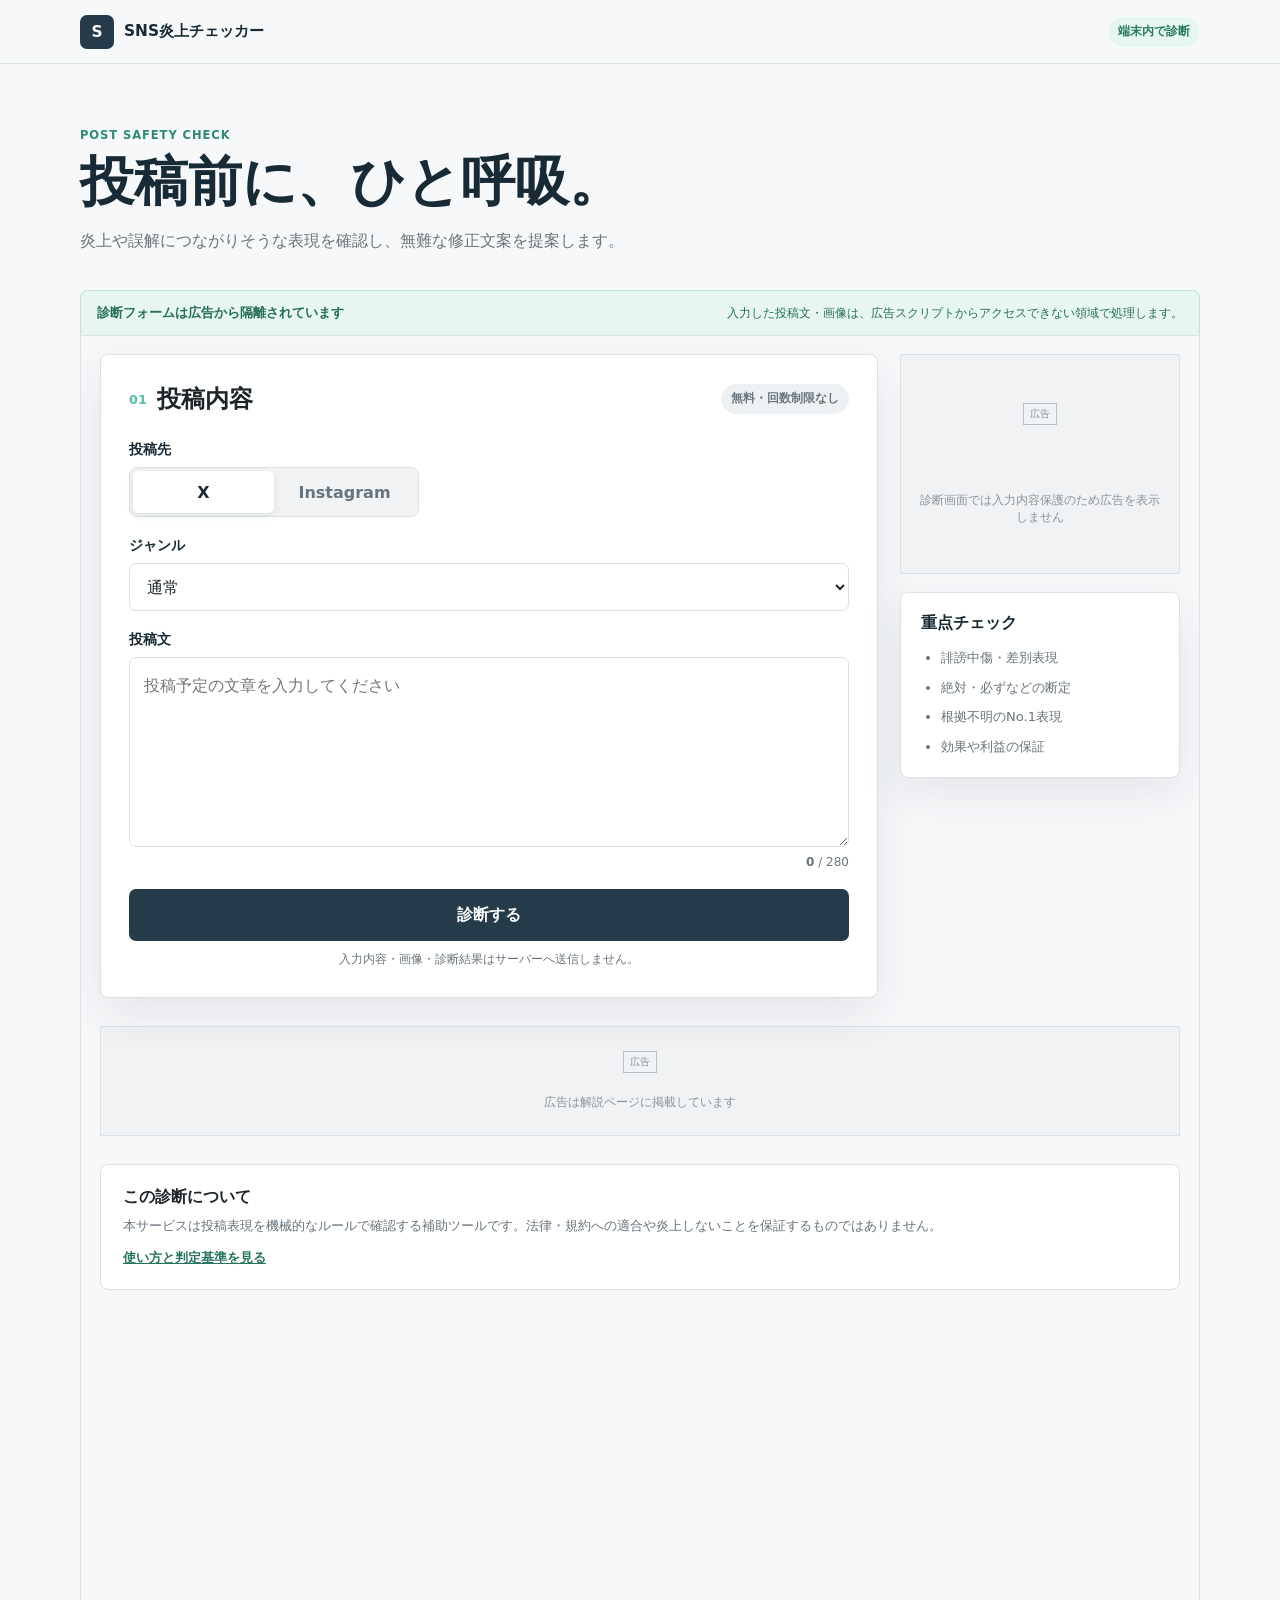
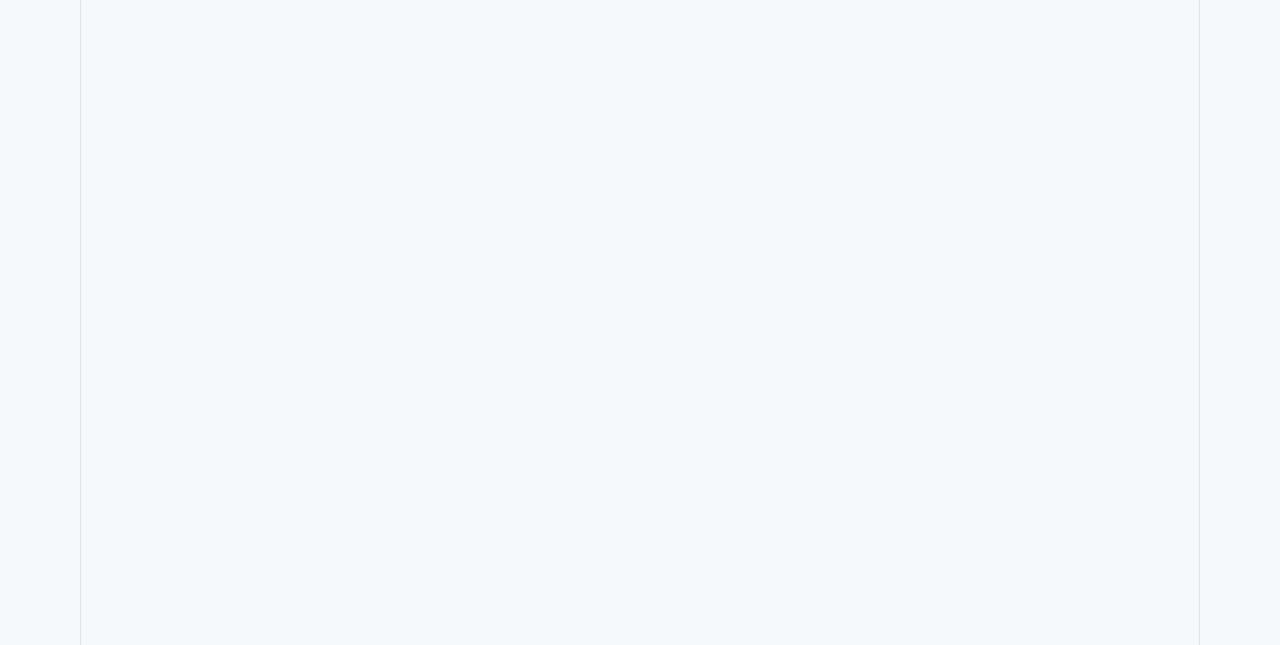
<file: index.html>
<!doctype html>
<html lang="ja">
  <head>
    <meta charset="UTF-8" />
    <meta name="viewport" content="width=device-width, initial-scale=1.0, viewport-fit=cover" />
    <meta name="theme-color" content="#f7f8fa" />
    <meta name="google-adsense-account" content="ca-pub-4369756321135584" />
    <meta
      name="description"
      content="X・Instagramの投稿文を無料診断。炎上、コンプライアンス、誤解、読みやすさ、伸びやすさをブラウザ内で確認し、無難な修正文案を提案します。"
    />
    <link rel="canonical" href="https://sns-risk-checker.pages.dev/" />
    <meta property="og:type" content="website" />
    <meta property="og:locale" content="ja_JP" />
    <meta property="og:site_name" content="SNS炎上チェッカー" />
    <meta property="og:title" content="SNS炎上チェッカー｜X・Instagram投稿を無料診断" />
    <meta property="og:description" content="投稿前に炎上・コンプラ・誤解リスクを端末内で確認し、無難な修正文案を提案します。" />
    <meta property="og:url" content="https://sns-risk-checker.pages.dev/" />
    <meta name="twitter:card" content="summary" />
    <meta name="twitter:title" content="SNS炎上チェッカー｜X・Instagram投稿を無料診断" />
    <meta name="twitter:description" content="投稿前に炎上・コンプラ・誤解リスクを無料で確認できます。" />
    <title>SNS炎上チェッカー｜X・Instagram投稿を無料診断</title>
    <link rel="stylesheet" href="styles.css" />
    <link rel="icon" href="favicon.svg" type="image/svg+xml" />
    <script
      async
      src="https://pagead2.googlesyndication.com/pagead/js/adsbygoogle.js?client=ca-pub-4369756321135584"
      crossorigin="anonymous"
    ></script>
    <script type="application/ld+json">
      {
        "@context": "https://schema.org",
        "@type": "WebApplication",
        "name": "SNS炎上チェッカー",
        "url": "https://sns-risk-checker.pages.dev/",
        "applicationCategory": "UtilitiesApplication",
        "operatingSystem": "Web",
        "inLanguage": "ja",
        "isAccessibleForFree": true,
        "description": "X・Instagramの投稿文を、炎上、コンプライアンス、誤解、読みやすさ、伸びやすさの観点からブラウザ内で確認する無料ツールです。",
        "offers": {
          "@type": "Offer",
          "price": "0",
          "priceCurrency": "JPY"
        }
      }
    </script>
  </head>
  <body>
    <header class="site-header">
      <a class="brand" href="index.html" aria-label="SNS炎上チェッカー ホーム">
        <span class="brand-mark">S</span>
        <span>SNS炎上チェッカー</span>
      </a>
      <span class="privacy-badge">端末内で診断</span>
    </header>

    <main>
      <section class="intro">
        <p class="eyebrow">POST SAFETY CHECK</p>
        <h1>投稿前に、ひと呼吸。</h1>
        <p>炎上や誤解につながりそうな表現を確認し、無難な修正文案を提案します。</p>
      </section>

      <section class="checker-frame-section" aria-label="投稿診断ツール">
        <div class="frame-privacy-note">
          <strong>診断フォームは広告から隔離されています</strong>
          <span>入力した投稿文・画像は、広告スクリプトからアクセスできない領域で処理します。</span>
        </div>
        <iframe
          id="checker-frame"
          class="checker-frame"
          src="checker.html"
          title="SNS投稿診断フォーム"
          sandbox="allow-scripts allow-forms allow-modals allow-downloads"
        ></iframe>
      </section>

      <section class="knowledge-section">
        <div class="knowledge-heading">
          <p class="eyebrow">PRACTICAL GUIDES</p>
          <h2>投稿前に知っておきたいこと</h2>
        </div>
        <div class="article-grid">
          <a class="article-card" href="x-risk-guide.html">
            <span>X</span>
            <strong>Xで炎上を避ける投稿前チェック</strong>
            <p>短文だからこそ起きやすい、文脈不足や強い断定への対策をまとめました。</p>
          </a>
          <a class="article-card" href="instagram-risk-guide.html">
            <span>Instagram</span>
            <strong>Instagramで誤解を減らす書き方</strong>
            <p>画像、キャプション、ハッシュタグを組み合わせるときの確認ポイントです。</p>
          </a>
          <a class="article-card" href="sensitive-post-guide.html">
            <span>慎重なジャンル</span>
            <strong>健康・美容・金融・副業投稿の注意点</strong>
            <p>効果や利益を保証するように見せないための、無難な表現方法を紹介します。</p>
          </a>
        </div>
      </section>
    </main>

    <footer class="site-footer">
      <nav aria-label="サイト情報">
        <a href="privacy.html">プライバシーポリシー</a>
        <a href="disclaimer.html">免責事項</a>
        <a href="guide.html">使い方・判定基準</a>
        <a href="about.html">運営方針</a>
        <a href="contact.html">お問い合わせ</a>
      </nav>
      <small>© 2026 SNS炎上チェッカー</small>
    </footer>

    <script>
      const checkerFrame = document.querySelector("#checker-frame");
      window.addEventListener("message", (event) => {
        if (event.source !== checkerFrame.contentWindow) return;
        if (event.data?.type !== "checker-height") return;
        const height = Math.max(760, Math.min(5000, Number(event.data.height) || 0));
        checkerFrame.style.height = `${height}px`;
      });
    </script>
  </body>
</html>
</file>
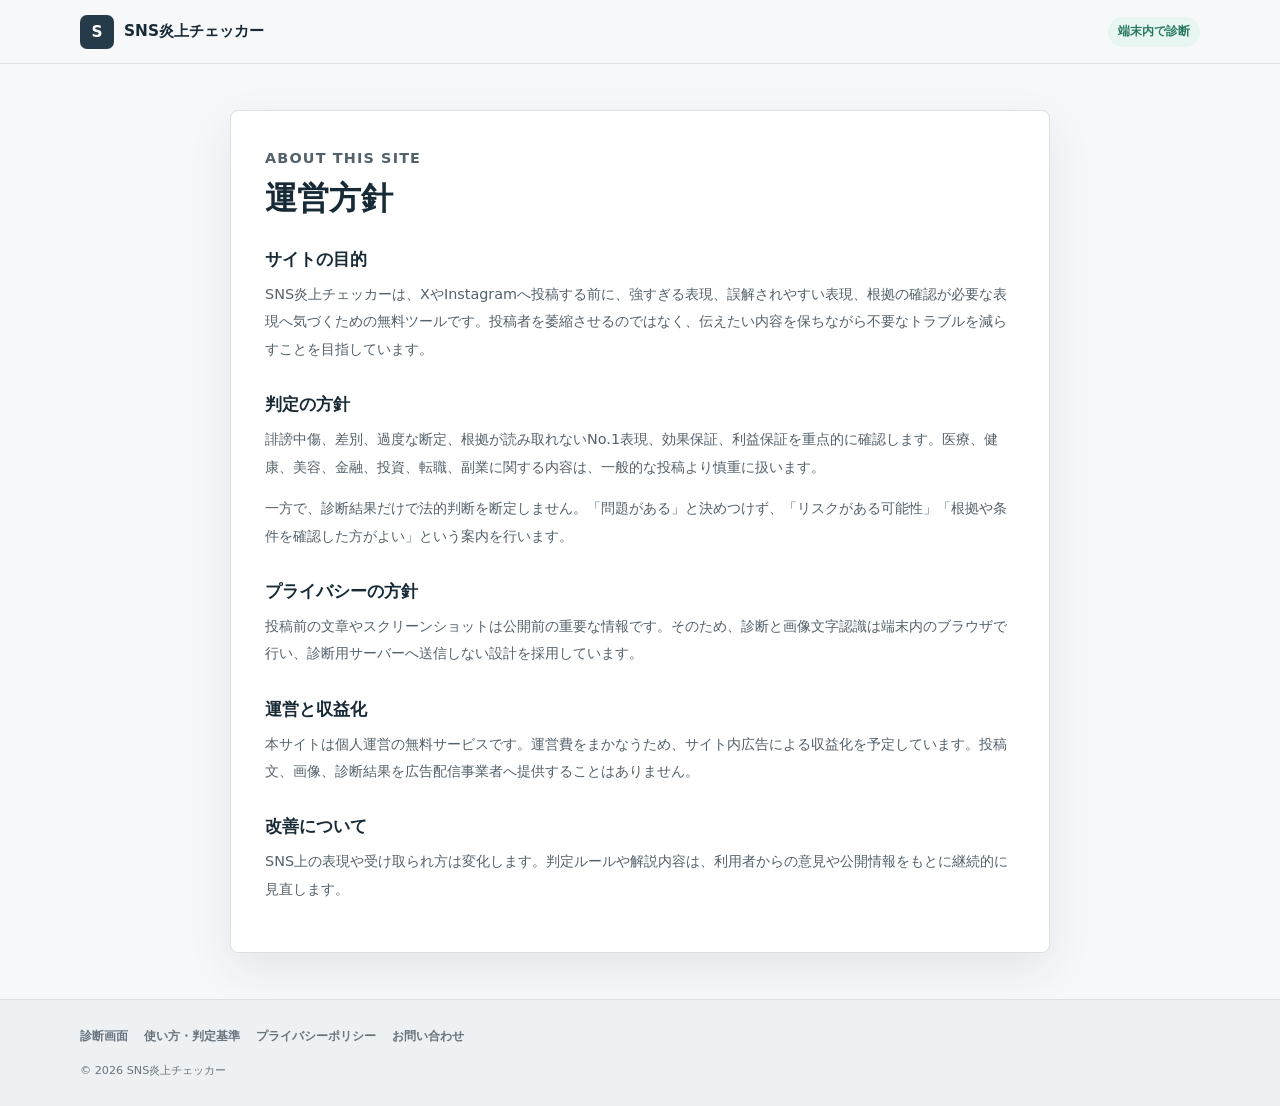
<file: about.html>
<!doctype html>
<html lang="ja">
  <head>
    <meta charset="UTF-8" />
    <meta name="viewport" content="width=device-width, initial-scale=1.0" />
    <meta name="google-adsense-account" content="ca-pub-4369756321135584" />
    <meta name="description" content="SNS炎上チェッカーの目的、判定方針、端末内処理、広告による運営方針について説明します。" />
    <link rel="canonical" href="https://sns-risk-checker.pages.dev/about.html" />
    <title>運営方針 | SNS炎上チェッカー</title>
    <link rel="stylesheet" href="styles.css" />
    <link rel="icon" href="favicon.svg" type="image/svg+xml" />
    <script async src="https://pagead2.googlesyndication.com/pagead/js/adsbygoogle.js?client=ca-pub-4369756321135584" crossorigin="anonymous"></script>
  </head>
  <body>
    <header class="site-header">
      <a class="brand" href="index.html"><span class="brand-mark">S</span><span>SNS炎上チェッカー</span></a>
      <span class="privacy-badge">端末内で診断</span>
    </header>
    <main class="policy-main">
      <article class="policy-page">
        <p class="eyebrow">ABOUT THIS SITE</p>
        <h1>運営方針</h1>

        <h2>サイトの目的</h2>
        <p>
          SNS炎上チェッカーは、XやInstagramへ投稿する前に、強すぎる表現、誤解されやすい表現、根拠の確認が必要な表現へ気づくための無料ツールです。投稿者を萎縮させるのではなく、伝えたい内容を保ちながら不要なトラブルを減らすことを目指しています。
        </p>

        <h2>判定の方針</h2>
        <p>
          誹謗中傷、差別、過度な断定、根拠が読み取れないNo.1表現、効果保証、利益保証を重点的に確認します。医療、健康、美容、金融、投資、転職、副業に関する内容は、一般的な投稿より慎重に扱います。
        </p>
        <p>
          一方で、診断結果だけで法的判断を断定しません。「問題がある」と決めつけず、「リスクがある可能性」「根拠や条件を確認した方がよい」という案内を行います。
        </p>

        <h2>プライバシーの方針</h2>
        <p>
          投稿前の文章やスクリーンショットは公開前の重要な情報です。そのため、診断と画像文字認識は端末内のブラウザで行い、診断用サーバーへ送信しない設計を採用しています。
        </p>

        <h2>運営と収益化</h2>
        <p>
          本サイトは個人運営の無料サービスです。運営費をまかなうため、サイト内広告による収益化を予定しています。投稿文、画像、診断結果を広告配信事業者へ提供することはありません。
        </p>

        <h2>改善について</h2>
        <p>
          SNS上の表現や受け取られ方は変化します。判定ルールや解説内容は、利用者からの意見や公開情報をもとに継続的に見直します。
        </p>
      </article>
    </main>
    <footer class="site-footer">
      <nav><a href="index.html">診断画面</a><a href="guide.html">使い方・判定基準</a><a href="privacy.html">プライバシーポリシー</a><a href="contact.html">お問い合わせ</a></nav>
      <small>© 2026 SNS炎上チェッカー</small>
    </footer>
  </body>
</html>
</file>
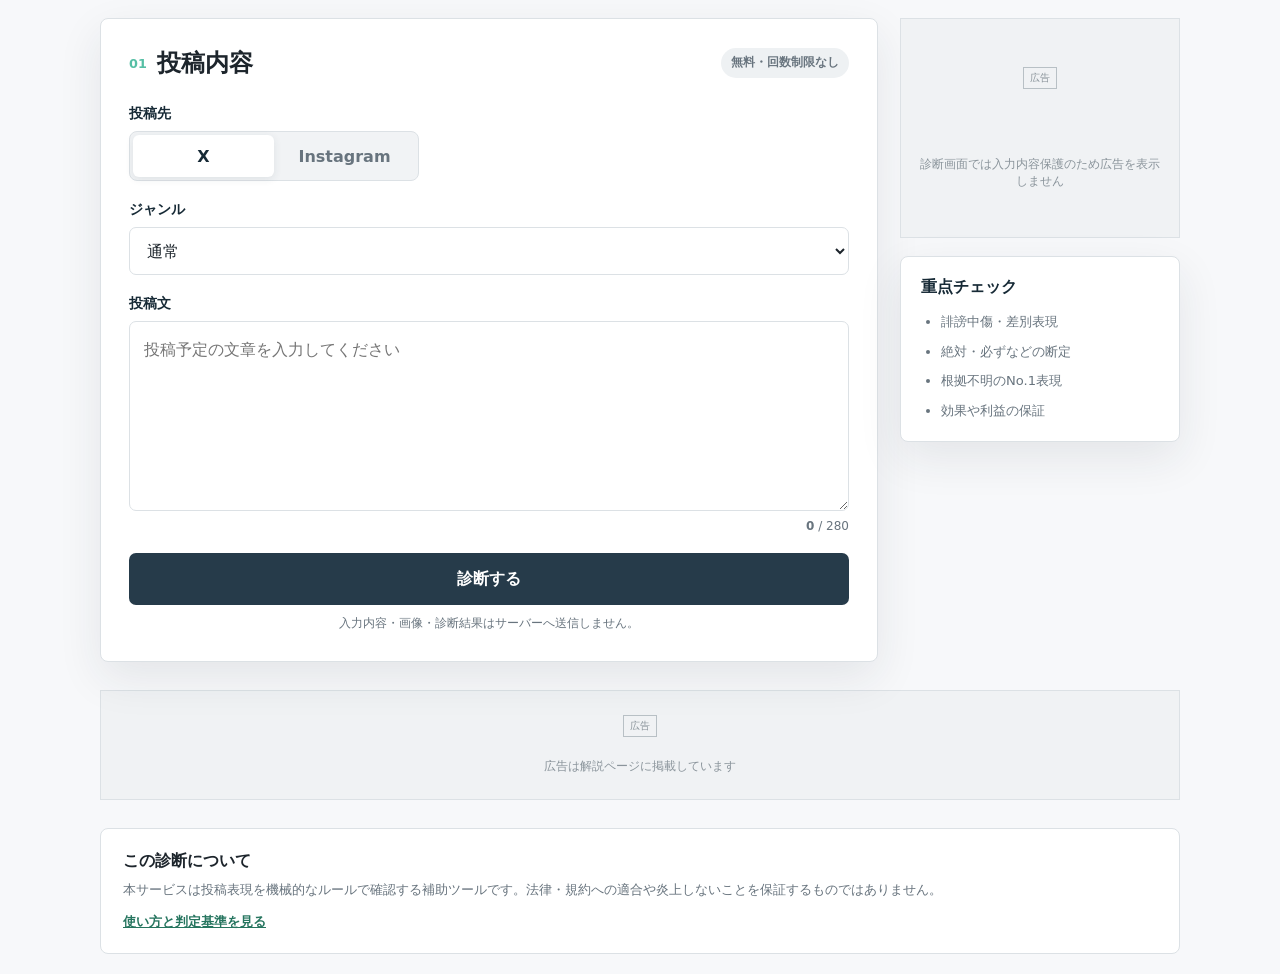
<file: checker.html>
<!doctype html>
<html lang="ja">
  <head>
    <meta charset="UTF-8" />
    <meta name="viewport" content="width=device-width, initial-scale=1.0, viewport-fit=cover" />
    <meta name="theme-color" content="#f7f8fa" />
    <meta name="robots" content="noindex, nofollow" />
    <meta
      name="description"
      content="X・Instagramへの投稿前に、炎上、コンプライアンス、誤解、読みやすさ、伸びやすさを端末内で確認できます。"
    />
    <title>SNS炎上チェッカー</title>
    <link rel="stylesheet" href="styles.css" />
    <link rel="icon" href="favicon.svg" type="image/svg+xml" />
  </head>
  <body class="embedded-checker">
    <header class="site-header">
      <a class="brand" href="index.html" aria-label="SNS炎上チェッカー ホーム">
        <span class="brand-mark">S</span>
        <span>SNS炎上チェッカー</span>
      </a>
      <span class="privacy-badge">端末内で診断</span>
    </header>

    <main>
      <section class="intro">
        <p class="eyebrow">POST SAFETY CHECK</p>
        <h1>投稿前に、ひと呼吸。</h1>
        <p>炎上や誤解につながりそうな表現を確認し、無難な修正文案を提案します。</p>
      </section>

      <section class="checker-layout" aria-label="投稿診断">
        <div class="editor-panel">
          <div class="panel-heading">
            <div>
              <span class="step-label">01</span>
              <h2>投稿内容</h2>
            </div>
            <span class="usage-count">無料・回数制限なし</span>
          </div>

          <div class="field-group">
            <span class="field-label">投稿先</span>
            <div class="segmented-control" role="group" aria-label="投稿先">
              <button class="segment active" type="button" data-platform="x">X</button>
              <button class="segment" type="button" data-platform="instagram">Instagram</button>
            </div>
          </div>

          <label class="field-group">
            <span class="field-label">ジャンル</span>
            <select id="category">
              <option value="general">通常</option>
              <option value="medical">医療・健康</option>
              <option value="beauty">美容</option>
              <option value="finance">金融・投資</option>
              <option value="career">転職</option>
              <option value="sidejob">副業</option>
            </select>
          </label>

          <label class="field-group">
            <span class="field-label">投稿文</span>
            <textarea
              id="post-text"
              maxlength="2200"
              placeholder="投稿予定の文章を入力してください"
            ></textarea>
            <span class="character-count"><b id="character-count">0</b> / <span id="character-limit">280</span></span>
          </label>

          <div class="ocr-area">
            <div class="field-label-row">
              <span class="field-label">スクリーンショット</span>
              <span>スマートフォンのみ</span>
            </div>
            <label class="upload-zone" for="image-input">
              <input id="image-input" type="file" accept="image/*" />
              <span class="upload-icon">＋</span>
              <strong>画像を選択</strong>
              <small>画像は外部へ送信されません</small>
            </label>
            <div id="image-preview-wrap" class="image-preview-wrap" hidden>
              <img id="image-preview" alt="選択したスクリーンショット" />
              <button id="read-image-button" class="secondary-button" type="button">画像から文字を読み取る</button>
              <p id="ocr-status" class="status-text" aria-live="polite"></p>
            </div>
          </div>

          <button id="diagnose-button" class="primary-button" type="button">
            診断する
          </button>
          <p class="local-note">入力内容・画像・診断結果はサーバーへ送信しません。</p>
        </div>

        <aside class="side-column">
          <div class="ad-slot" aria-label="広告について">
            <span>広告</span>
            <p>診断画面では入力内容保護のため広告を表示しません</p>
          </div>
          <div class="mini-guide">
            <strong>重点チェック</strong>
            <ul>
              <li>誹謗中傷・差別表現</li>
              <li>絶対・必ずなどの断定</li>
              <li>根拠不明のNo.1表現</li>
              <li>効果や利益の保証</li>
            </ul>
          </div>
        </aside>
      </section>

      <section id="result-section" class="result-section" hidden>
        <div class="result-heading">
          <div>
            <p class="eyebrow">CHECK RESULT</p>
            <h2>診断結果</h2>
          </div>
          <span id="overall-label" class="overall-label">確認</span>
        </div>

        <div id="score-grid" class="score-grid"></div>

        <div class="result-columns">
          <section class="result-block">
            <h3>気になるポイント</h3>
            <div id="findings-list" class="findings-list"></div>
          </section>

          <section class="result-block rewrite-block">
            <div class="rewrite-heading">
              <h3>無難な修正文案</h3>
              <button id="copy-button" class="icon-text-button" type="button">コピー</button>
            </div>
            <textarea id="rewrite-text" aria-label="修正文案"></textarea>
            <p>文脈や事実関係を確認してから投稿してください。</p>
          </section>
        </div>
      </section>

      <section class="ad-slot ad-slot-wide" aria-label="広告について">
        <span>広告</span>
        <p>広告は解説ページに掲載しています</p>
      </section>

      <section class="notice-band">
        <strong>この診断について</strong>
        <p>
          本サービスは投稿表現を機械的なルールで確認する補助ツールです。法律・規約への適合や炎上しないことを保証するものではありません。
        </p>
        <a class="text-link" href="guide.html">使い方と判定基準を見る</a>
      </section>

      <section class="knowledge-section">
        <div class="knowledge-heading">
          <div>
            <p class="eyebrow">PRACTICAL GUIDES</p>
            <h2>投稿前に知っておきたいこと</h2>
          </div>
        </div>
        <div class="article-grid">
          <a class="article-card" href="x-risk-guide.html">
            <span>X</span>
            <strong>Xで炎上を避ける投稿前チェック</strong>
            <p>短文だからこそ起きやすい、文脈不足や強い断定への対策をまとめました。</p>
          </a>
          <a class="article-card" href="instagram-risk-guide.html">
            <span>Instagram</span>
            <strong>Instagramで誤解を減らす書き方</strong>
            <p>画像、キャプション、ハッシュタグを組み合わせるときの確認ポイントです。</p>
          </a>
          <a class="article-card" href="sensitive-post-guide.html">
            <span>慎重なジャンル</span>
            <strong>健康・美容・金融・副業投稿の注意点</strong>
            <p>効果や利益を保証するように見せないための、無難な表現方法を紹介します。</p>
          </a>
        </div>
      </section>
    </main>

    <footer class="site-footer">
      <nav aria-label="サイト情報">
        <a href="privacy.html">プライバシーポリシー</a>
        <a href="disclaimer.html">免責事項</a>
        <a href="guide.html">使い方・判定基準</a>
        <a href="about.html">運営方針</a>
        <a href="contact.html">お問い合わせ</a>
      </nav>
      <small>© 2026 SNS炎上チェッカー</small>
    </footer>

    <script src="app.js"></script>
  </body>
</html>
</file>
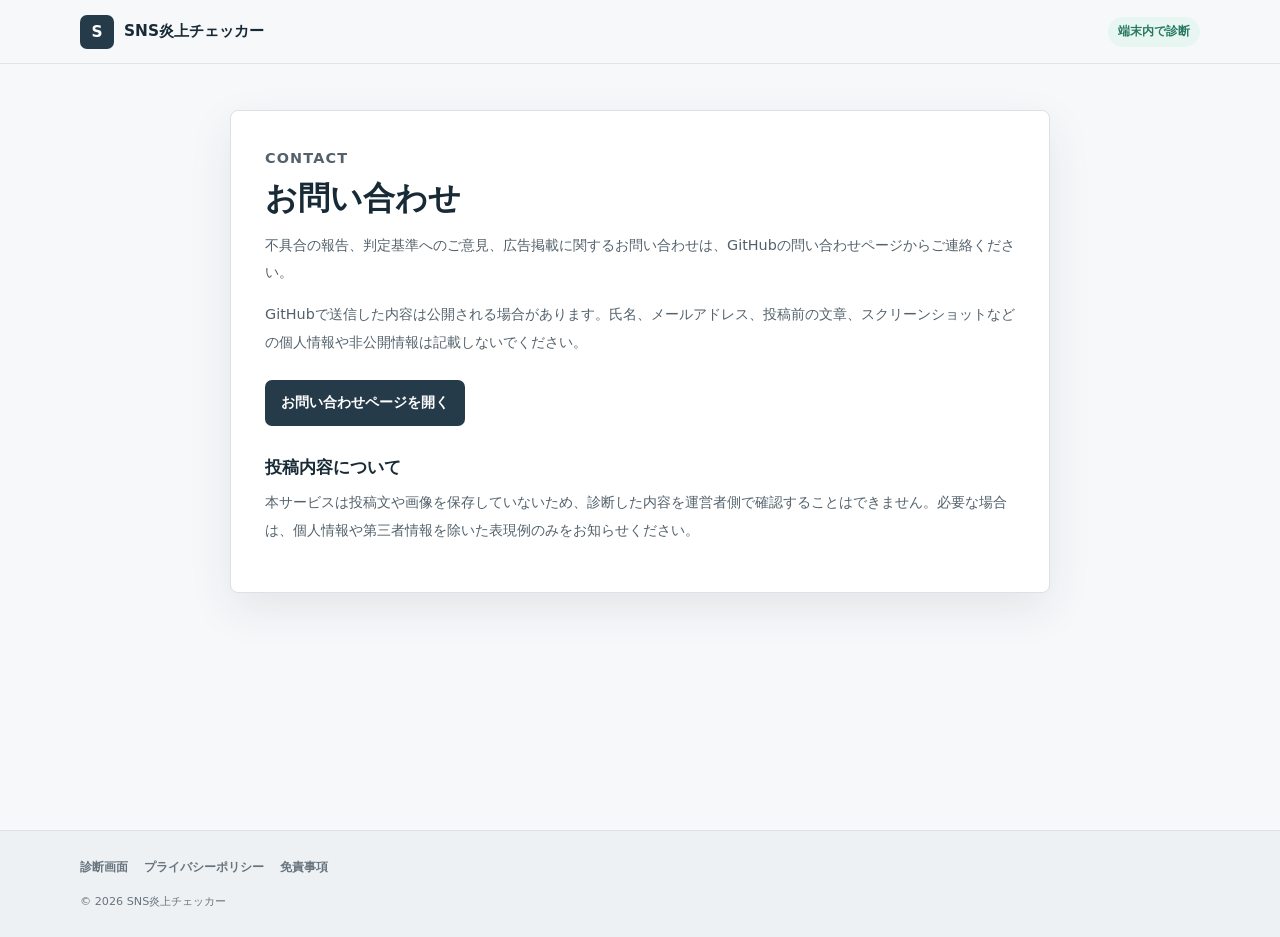
<file: contact.html>
<!doctype html>
<html lang="ja">
  <head>
    <meta charset="UTF-8" />
    <meta name="viewport" content="width=device-width, initial-scale=1.0" />
    <meta name="google-adsense-account" content="ca-pub-4369756321135584" />
    <meta name="description" content="SNS炎上チェッカーの不具合、判定基準への意見、広告掲載に関するお問い合わせ窓口です。" />
    <link rel="canonical" href="https://sns-risk-checker.pages.dev/contact.html" />
    <title>お問い合わせ | SNS炎上チェッカー</title>
    <link rel="stylesheet" href="styles.css" />
    <link rel="icon" href="favicon.svg" type="image/svg+xml" />
    <script async src="https://pagead2.googlesyndication.com/pagead/js/adsbygoogle.js?client=ca-pub-4369756321135584" crossorigin="anonymous"></script>
  </head>
  <body>
    <header class="site-header">
      <a class="brand" href="index.html"><span class="brand-mark">S</span><span>SNS炎上チェッカー</span></a>
      <span class="privacy-badge">端末内で診断</span>
    </header>
    <main class="policy-main">
      <article class="policy-page">
        <p class="eyebrow">CONTACT</p>
        <h1>お問い合わせ</h1>
        <p>
          不具合の報告、判定基準へのご意見、広告掲載に関するお問い合わせは、GitHubの問い合わせページからご連絡ください。
        </p>
        <p>
          GitHubで送信した内容は公開される場合があります。氏名、メールアドレス、投稿前の文章、スクリーンショットなどの個人情報や非公開情報は記載しないでください。
        </p>
        <a
          class="contact-button"
          href="https://github.com/sato0416business-cell/sns-risk-checker/issues/new"
          target="_blank"
          rel="noopener noreferrer"
        >お問い合わせページを開く</a>

        <h2>投稿内容について</h2>
        <p>
          本サービスは投稿文や画像を保存していないため、診断した内容を運営者側で確認することはできません。必要な場合は、個人情報や第三者情報を除いた表現例のみをお知らせください。
        </p>
      </article>
    </main>
    <footer class="site-footer">
      <nav><a href="index.html">診断画面</a><a href="privacy.html">プライバシーポリシー</a><a href="disclaimer.html">免責事項</a></nav>
      <small>© 2026 SNS炎上チェッカー</small>
    </footer>
  </body>
</html>
</file>
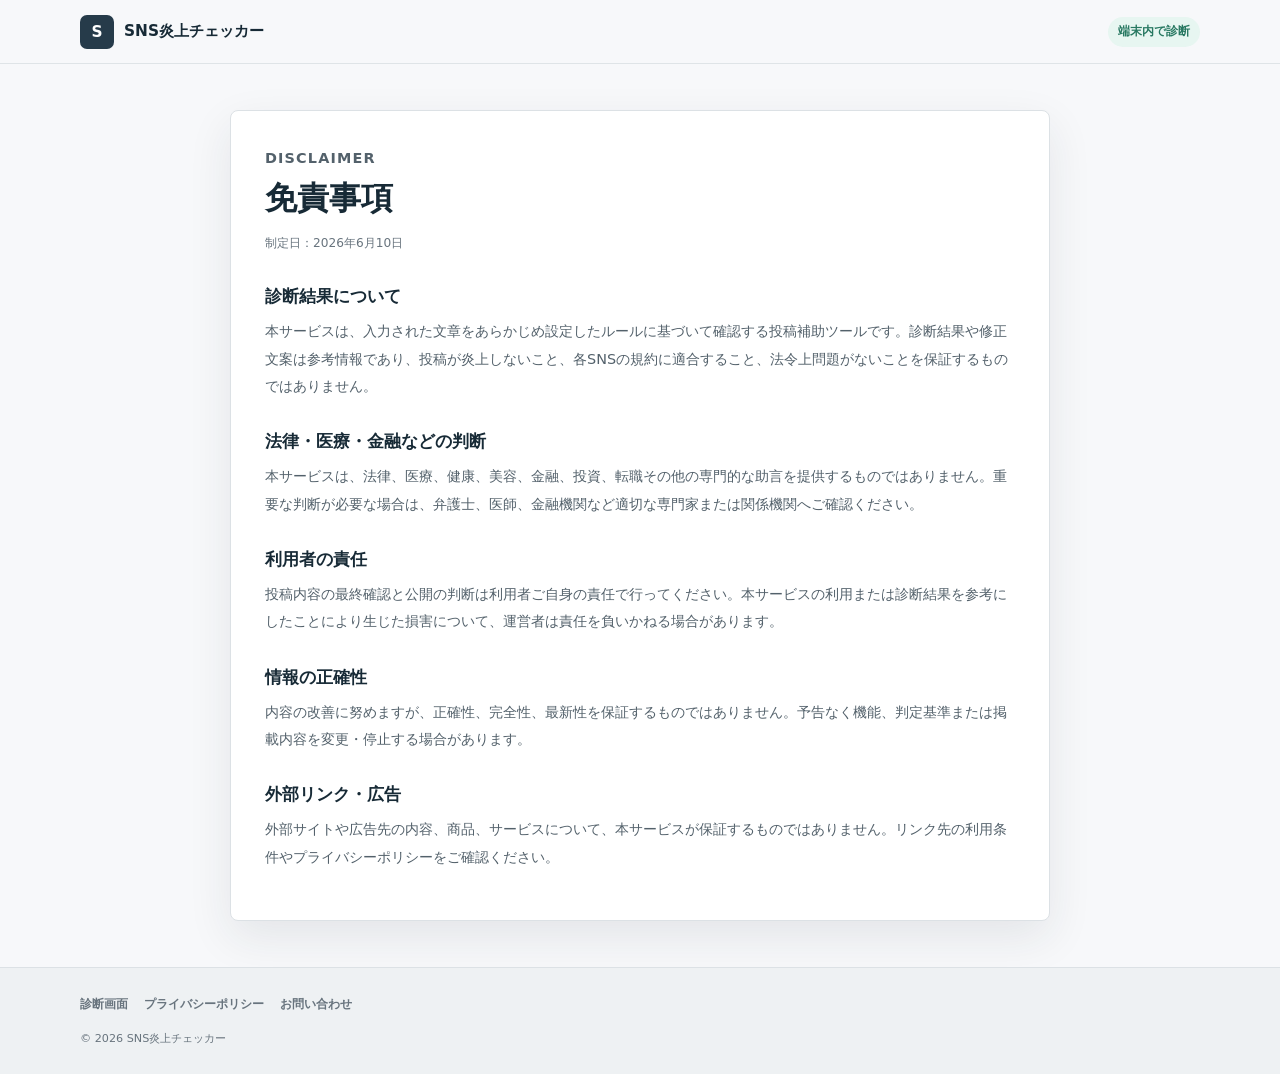
<file: disclaimer.html>
<!doctype html>
<html lang="ja">
  <head>
    <meta charset="UTF-8" />
    <meta name="viewport" content="width=device-width, initial-scale=1.0" />
    <meta name="google-adsense-account" content="ca-pub-4369756321135584" />
    <meta name="description" content="SNS炎上チェッカーの診断結果、法律・医療・金融などの専門的判断、利用者責任に関する免責事項です。" />
    <link rel="canonical" href="https://sns-risk-checker.pages.dev/disclaimer.html" />
    <title>免責事項 | SNS炎上チェッカー</title>
    <link rel="stylesheet" href="styles.css" />
    <link rel="icon" href="favicon.svg" type="image/svg+xml" />
    <script async src="https://pagead2.googlesyndication.com/pagead/js/adsbygoogle.js?client=ca-pub-4369756321135584" crossorigin="anonymous"></script>
  </head>
  <body>
    <header class="site-header">
      <a class="brand" href="index.html"><span class="brand-mark">S</span><span>SNS炎上チェッカー</span></a>
      <span class="privacy-badge">端末内で診断</span>
    </header>
    <main class="policy-main">
      <article class="policy-page">
        <p class="eyebrow">DISCLAIMER</p>
        <h1>免責事項</h1>
        <p class="updated">制定日：2026年6月10日</p>

        <h2>診断結果について</h2>
        <p>
          本サービスは、入力された文章をあらかじめ設定したルールに基づいて確認する投稿補助ツールです。診断結果や修正文案は参考情報であり、投稿が炎上しないこと、各SNSの規約に適合すること、法令上問題がないことを保証するものではありません。
        </p>

        <h2>法律・医療・金融などの判断</h2>
        <p>
          本サービスは、法律、医療、健康、美容、金融、投資、転職その他の専門的な助言を提供するものではありません。重要な判断が必要な場合は、弁護士、医師、金融機関など適切な専門家または関係機関へご確認ください。
        </p>

        <h2>利用者の責任</h2>
        <p>
          投稿内容の最終確認と公開の判断は利用者ご自身の責任で行ってください。本サービスの利用または診断結果を参考にしたことにより生じた損害について、運営者は責任を負いかねる場合があります。
        </p>

        <h2>情報の正確性</h2>
        <p>
          内容の改善に努めますが、正確性、完全性、最新性を保証するものではありません。予告なく機能、判定基準または掲載内容を変更・停止する場合があります。
        </p>

        <h2>外部リンク・広告</h2>
        <p>
          外部サイトや広告先の内容、商品、サービスについて、本サービスが保証するものではありません。リンク先の利用条件やプライバシーポリシーをご確認ください。
        </p>
      </article>
    </main>
    <footer class="site-footer">
      <nav><a href="index.html">診断画面</a><a href="privacy.html">プライバシーポリシー</a><a href="contact.html">お問い合わせ</a></nav>
      <small>© 2026 SNS炎上チェッカー</small>
    </footer>
  </body>
</html>
</file>
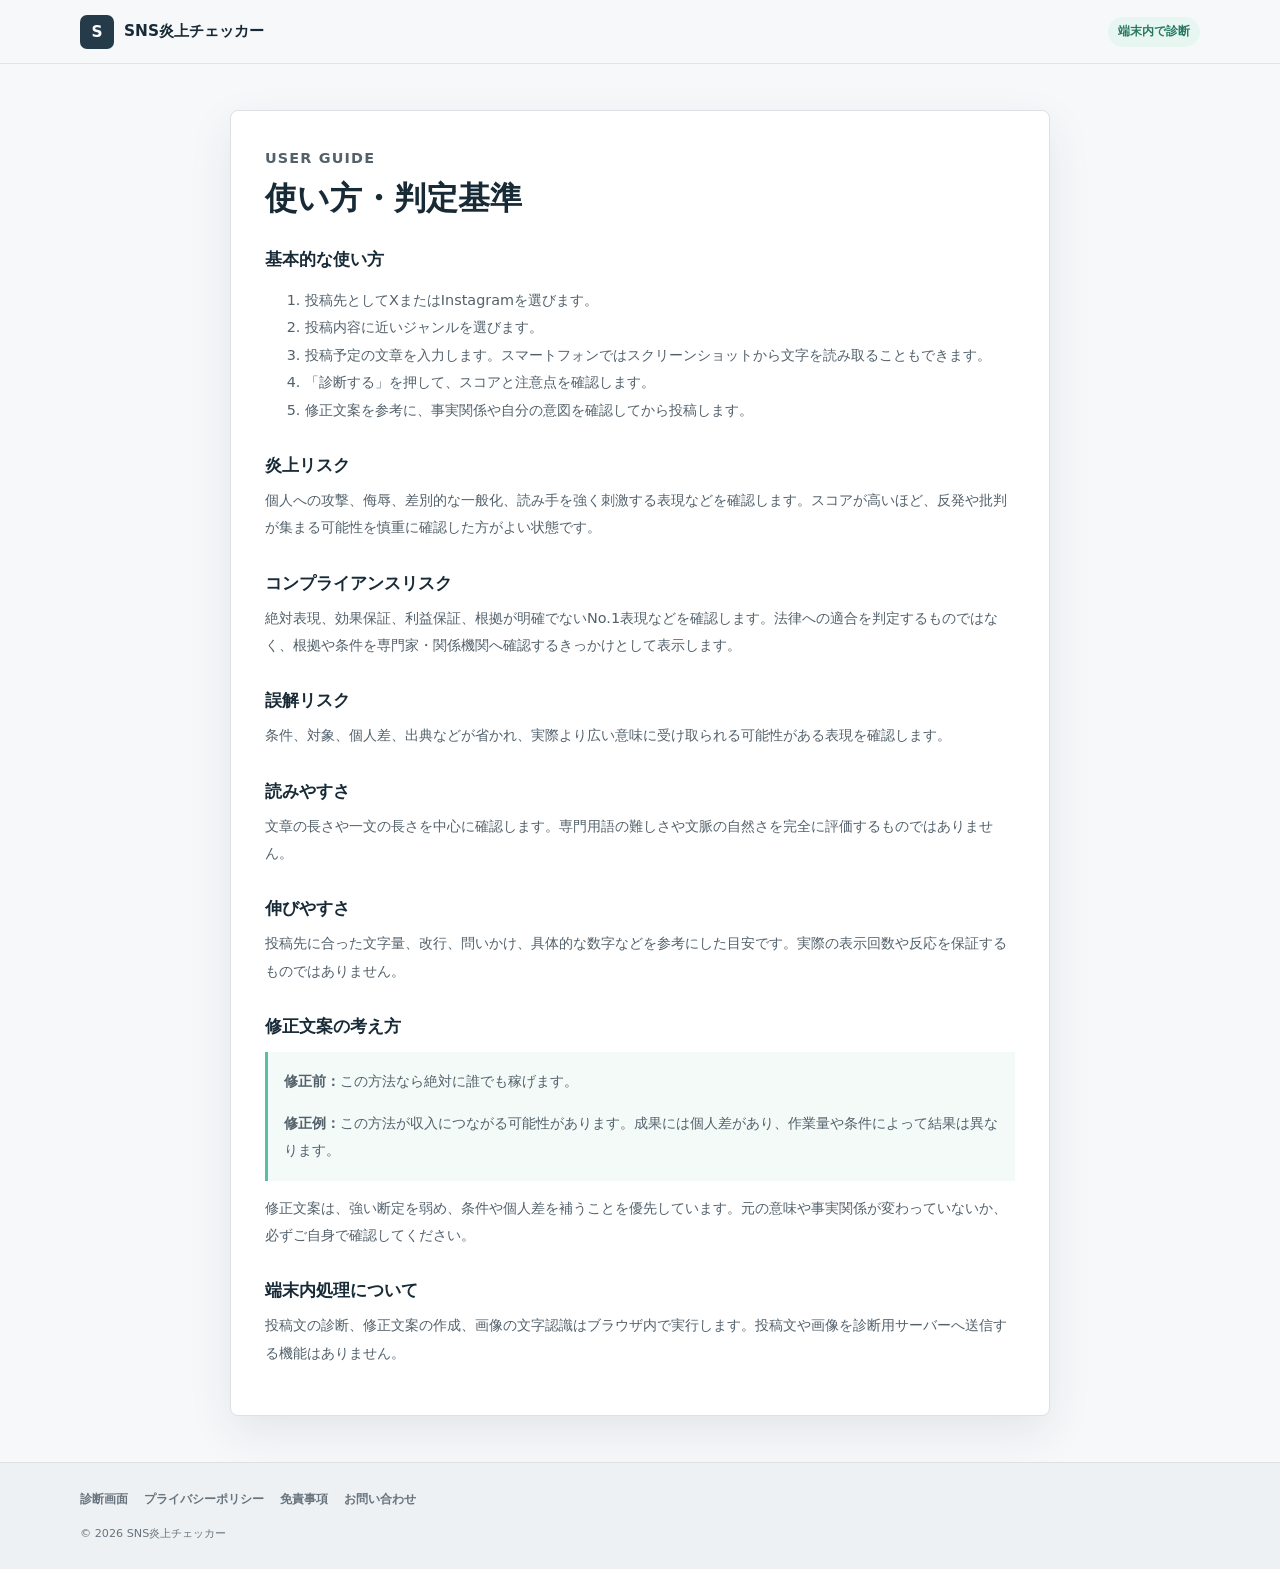
<file: guide.html>
<!doctype html>
<html lang="ja">
  <head>
    <meta charset="UTF-8" />
    <meta name="viewport" content="width=device-width, initial-scale=1.0" />
    <meta name="google-adsense-account" content="ca-pub-4369756321135584" />
    <meta
      name="description"
      content="SNS炎上チェッカーの使い方と、炎上・コンプライアンス・誤解・読みやすさ・伸びやすさの判定基準を説明します。"
    />
    <link rel="canonical" href="https://sns-risk-checker.pages.dev/guide.html" />
    <title>使い方・判定基準 | SNS炎上チェッカー</title>
    <link rel="stylesheet" href="styles.css" />
    <link rel="icon" href="favicon.svg" type="image/svg+xml" />
    <script async src="https://pagead2.googlesyndication.com/pagead/js/adsbygoogle.js?client=ca-pub-4369756321135584" crossorigin="anonymous"></script>
  </head>
  <body>
    <header class="site-header">
      <a class="brand" href="index.html"><span class="brand-mark">S</span><span>SNS炎上チェッカー</span></a>
      <span class="privacy-badge">端末内で診断</span>
    </header>
    <main class="policy-main">
      <article class="policy-page">
        <p class="eyebrow">USER GUIDE</p>
        <h1>使い方・判定基準</h1>

        <h2>基本的な使い方</h2>
        <ol>
          <li>投稿先としてXまたはInstagramを選びます。</li>
          <li>投稿内容に近いジャンルを選びます。</li>
          <li>投稿予定の文章を入力します。スマートフォンではスクリーンショットから文字を読み取ることもできます。</li>
          <li>「診断する」を押して、スコアと注意点を確認します。</li>
          <li>修正文案を参考に、事実関係や自分の意図を確認してから投稿します。</li>
        </ol>

        <h2>炎上リスク</h2>
        <p>
          個人への攻撃、侮辱、差別的な一般化、読み手を強く刺激する表現などを確認します。スコアが高いほど、反発や批判が集まる可能性を慎重に確認した方がよい状態です。
        </p>

        <h2>コンプライアンスリスク</h2>
        <p>
          絶対表現、効果保証、利益保証、根拠が明確でないNo.1表現などを確認します。法律への適合を判定するものではなく、根拠や条件を専門家・関係機関へ確認するきっかけとして表示します。
        </p>

        <h2>誤解リスク</h2>
        <p>
          条件、対象、個人差、出典などが省かれ、実際より広い意味に受け取られる可能性がある表現を確認します。
        </p>

        <h2>読みやすさ</h2>
        <p>
          文章の長さや一文の長さを中心に確認します。専門用語の難しさや文脈の自然さを完全に評価するものではありません。
        </p>

        <h2>伸びやすさ</h2>
        <p>
          投稿先に合った文字量、改行、問いかけ、具体的な数字などを参考にした目安です。実際の表示回数や反応を保証するものではありません。
        </p>

        <h2>修正文案の考え方</h2>
        <div class="example-box">
          <p><strong>修正前：</strong>この方法なら絶対に誰でも稼げます。</p>
          <p><strong>修正例：</strong>この方法が収入につながる可能性があります。成果には個人差があり、作業量や条件によって結果は異なります。</p>
        </div>
        <p>
          修正文案は、強い断定を弱め、条件や個人差を補うことを優先しています。元の意味や事実関係が変わっていないか、必ずご自身で確認してください。
        </p>

        <h2>端末内処理について</h2>
        <p>
          投稿文の診断、修正文案の作成、画像の文字認識はブラウザ内で実行します。投稿文や画像を診断用サーバーへ送信する機能はありません。
        </p>
      </article>
    </main>
    <footer class="site-footer">
      <nav><a href="index.html">診断画面</a><a href="privacy.html">プライバシーポリシー</a><a href="disclaimer.html">免責事項</a><a href="contact.html">お問い合わせ</a></nav>
      <small>© 2026 SNS炎上チェッカー</small>
    </footer>
  </body>
</html>
</file>
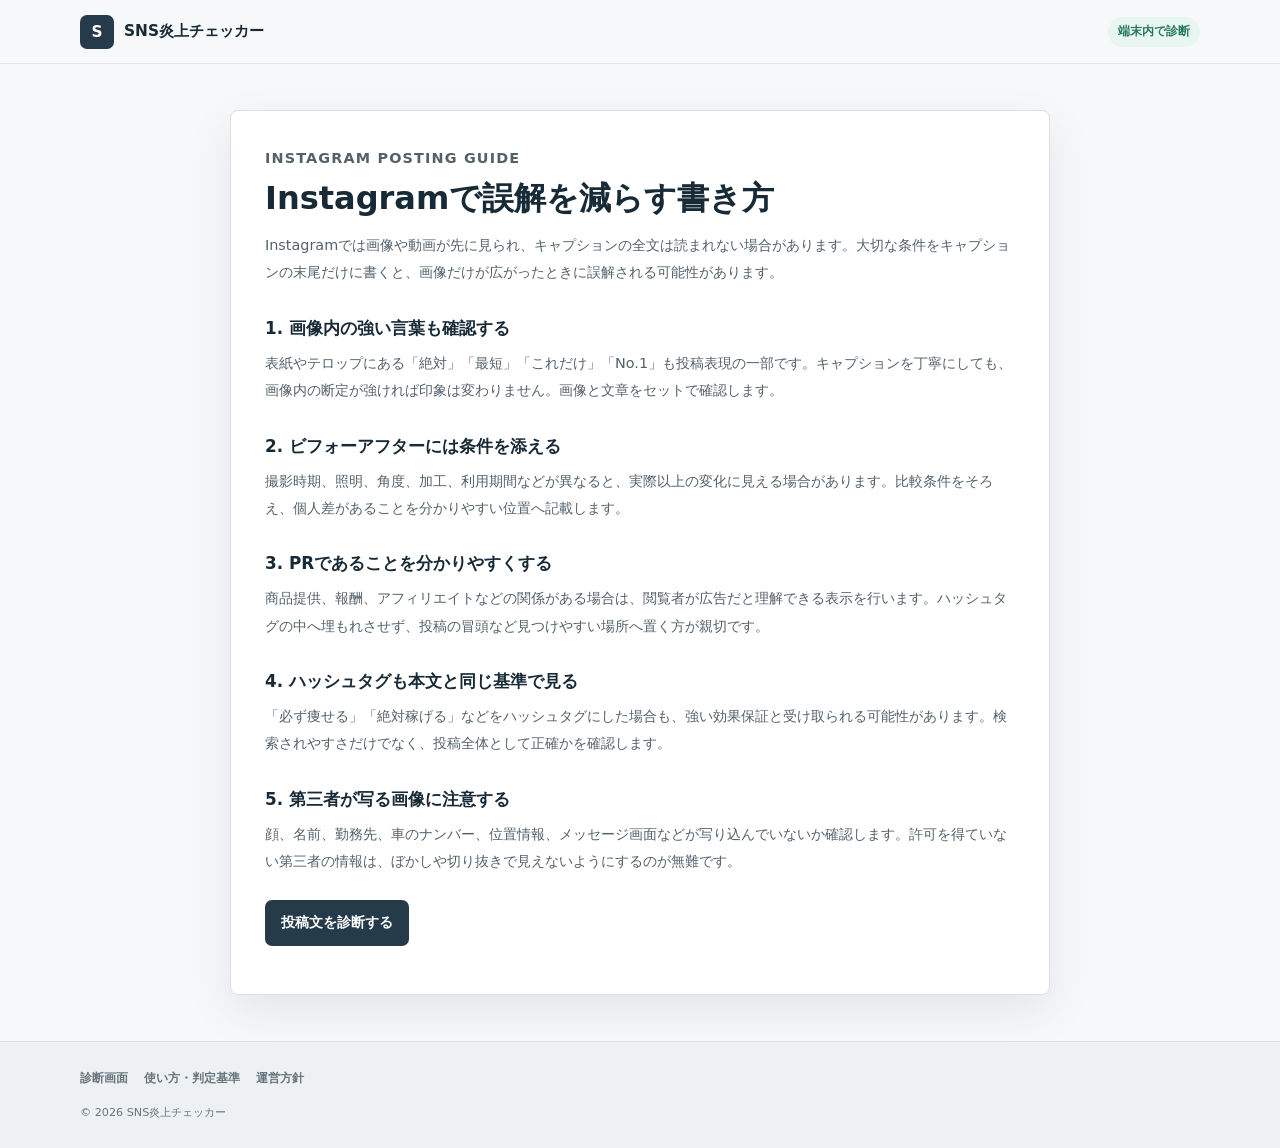
<file: instagram-risk-guide.html>
<!doctype html>
<html lang="ja">
  <head>
    <meta charset="UTF-8" />
    <meta name="viewport" content="width=device-width, initial-scale=1.0" />
    <meta name="google-adsense-account" content="ca-pub-4369756321135584" />
    <meta name="description" content="Instagramの画像・動画・キャプションで誤解や広告表現上のリスクを減らすための確認ポイントです。" />
    <link rel="canonical" href="https://sns-risk-checker.pages.dev/instagram-risk-guide.html" />
    <title>Instagramで誤解を減らす書き方 | SNS炎上チェッカー</title>
    <link rel="stylesheet" href="styles.css" />
    <link rel="icon" href="favicon.svg" type="image/svg+xml" />
    <script type="application/ld+json">
      {
        "@context": "https://schema.org",
        "@type": "Article",
        "headline": "Instagramで誤解を減らす書き方",
        "datePublished": "2026-06-10",
        "dateModified": "2026-06-10",
        "inLanguage": "ja",
        "mainEntityOfPage": "https://sns-risk-checker.pages.dev/instagram-risk-guide.html",
        "publisher": {"@type": "Organization", "name": "SNS炎上チェッカー"}
      }
    </script>
    <script async src="https://pagead2.googlesyndication.com/pagead/js/adsbygoogle.js?client=ca-pub-4369756321135584" crossorigin="anonymous"></script>
  </head>
  <body>
    <header class="site-header">
      <a class="brand" href="index.html"><span class="brand-mark">S</span><span>SNS炎上チェッカー</span></a>
      <span class="privacy-badge">端末内で診断</span>
    </header>
    <main class="policy-main">
      <article class="policy-page">
        <p class="eyebrow">INSTAGRAM POSTING GUIDE</p>
        <h1>Instagramで誤解を減らす書き方</h1>
        <p>
          Instagramでは画像や動画が先に見られ、キャプションの全文は読まれない場合があります。大切な条件をキャプションの末尾だけに書くと、画像だけが広がったときに誤解される可能性があります。
        </p>

        <h2>1. 画像内の強い言葉も確認する</h2>
        <p>
          表紙やテロップにある「絶対」「最短」「これだけ」「No.1」も投稿表現の一部です。キャプションを丁寧にしても、画像内の断定が強ければ印象は変わりません。画像と文章をセットで確認します。
        </p>

        <h2>2. ビフォーアフターには条件を添える</h2>
        <p>
          撮影時期、照明、角度、加工、利用期間などが異なると、実際以上の変化に見える場合があります。比較条件をそろえ、個人差があることを分かりやすい位置へ記載します。
        </p>

        <h2>3. PRであることを分かりやすくする</h2>
        <p>
          商品提供、報酬、アフィリエイトなどの関係がある場合は、閲覧者が広告だと理解できる表示を行います。ハッシュタグの中へ埋もれさせず、投稿の冒頭など見つけやすい場所へ置く方が親切です。
        </p>

        <h2>4. ハッシュタグも本文と同じ基準で見る</h2>
        <p>
          「必ず痩せる」「絶対稼げる」などをハッシュタグにした場合も、強い効果保証と受け取られる可能性があります。検索されやすさだけでなく、投稿全体として正確かを確認します。
        </p>

        <h2>5. 第三者が写る画像に注意する</h2>
        <p>
          顔、名前、勤務先、車のナンバー、位置情報、メッセージ画面などが写り込んでいないか確認します。許可を得ていない第三者の情報は、ぼかしや切り抜きで見えないようにするのが無難です。
        </p>

        <p><a class="contact-button" href="index.html">投稿文を診断する</a></p>
      </article>
    </main>
    <footer class="site-footer">
      <nav><a href="index.html">診断画面</a><a href="guide.html">使い方・判定基準</a><a href="about.html">運営方針</a></nav>
      <small>© 2026 SNS炎上チェッカー</small>
    </footer>
  </body>
</html>
</file>
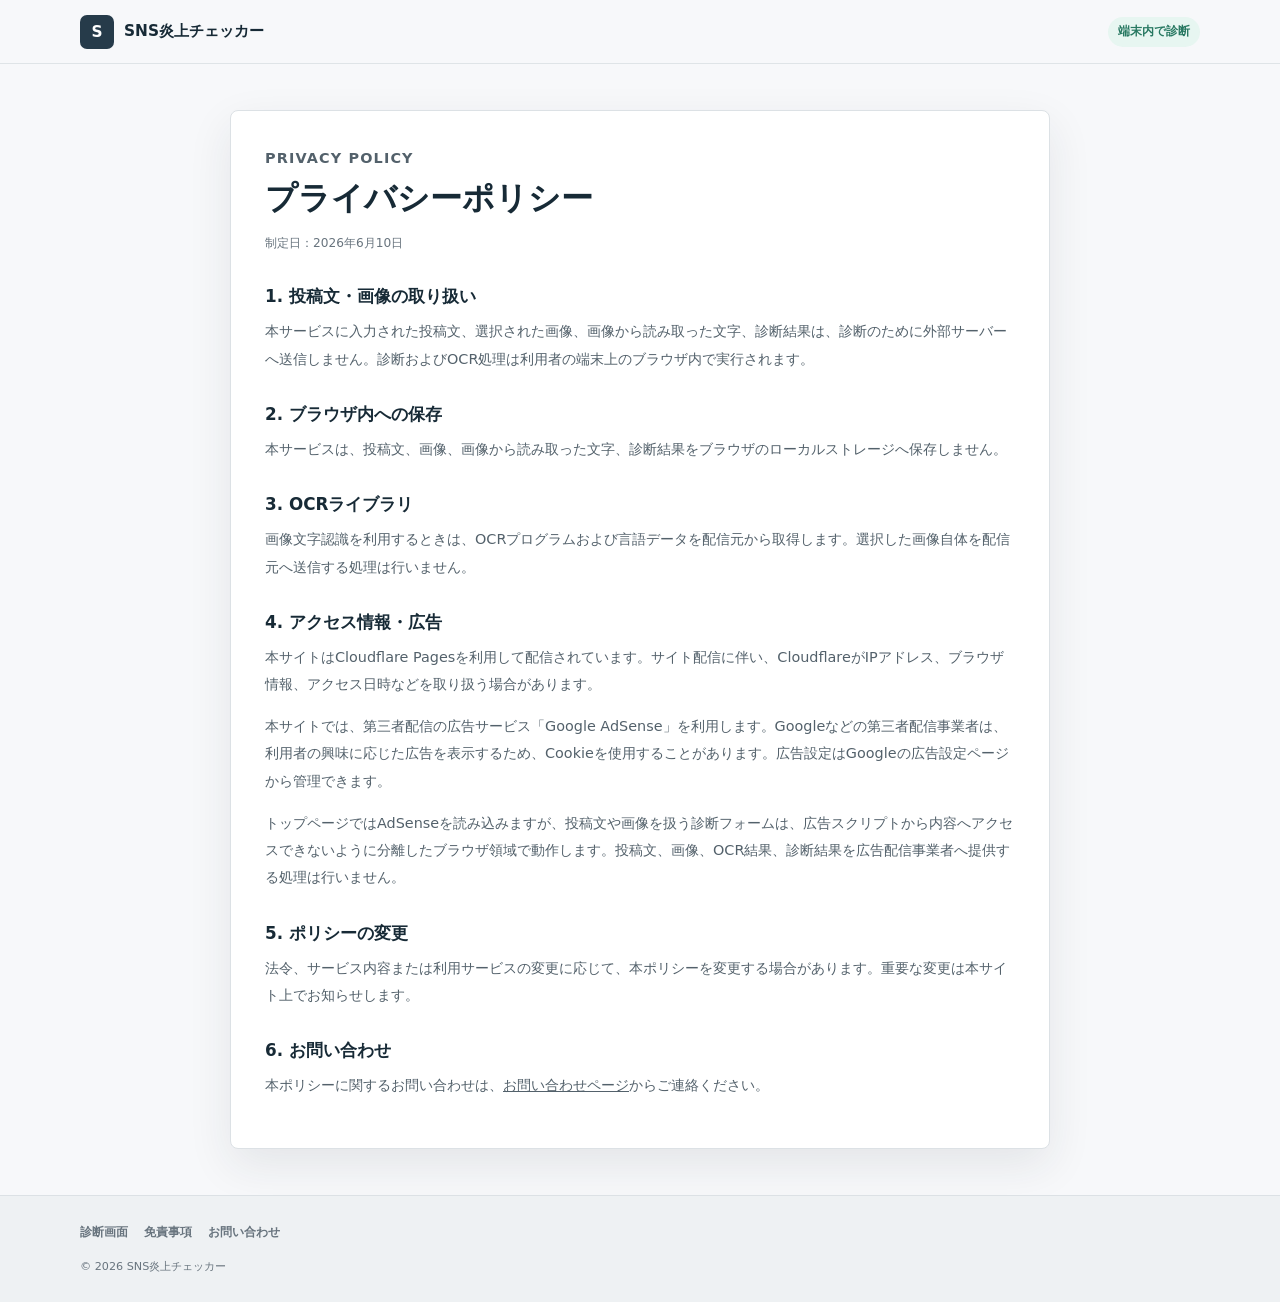
<file: privacy.html>
<!doctype html>
<html lang="ja">
  <head>
    <meta charset="UTF-8" />
    <meta name="viewport" content="width=device-width, initial-scale=1.0" />
    <meta name="google-adsense-account" content="ca-pub-4369756321135584" />
    <meta name="description" content="SNS炎上チェッカーに入力された投稿文・画像の取り扱い、端末内処理、Google AdSenseについて説明します。" />
    <link rel="canonical" href="https://sns-risk-checker.pages.dev/privacy.html" />
    <title>プライバシーポリシー | SNS炎上チェッカー</title>
    <link rel="stylesheet" href="styles.css" />
    <link rel="icon" href="favicon.svg" type="image/svg+xml" />
    <script async src="https://pagead2.googlesyndication.com/pagead/js/adsbygoogle.js?client=ca-pub-4369756321135584" crossorigin="anonymous"></script>
  </head>
  <body>
    <header class="site-header">
      <a class="brand" href="index.html"><span class="brand-mark">S</span><span>SNS炎上チェッカー</span></a>
      <span class="privacy-badge">端末内で診断</span>
    </header>
    <main class="policy-main">
      <article class="policy-page">
        <p class="eyebrow">PRIVACY POLICY</p>
        <h1>プライバシーポリシー</h1>
        <p class="updated">制定日：2026年6月10日</p>

        <h2>1. 投稿文・画像の取り扱い</h2>
        <p>
          本サービスに入力された投稿文、選択された画像、画像から読み取った文字、診断結果は、診断のために外部サーバーへ送信しません。診断およびOCR処理は利用者の端末上のブラウザ内で実行されます。
        </p>

        <h2>2. ブラウザ内への保存</h2>
        <p>
          本サービスは、投稿文、画像、画像から読み取った文字、診断結果をブラウザのローカルストレージへ保存しません。
        </p>

        <h2>3. OCRライブラリ</h2>
        <p>
          画像文字認識を利用するときは、OCRプログラムおよび言語データを配信元から取得します。選択した画像自体を配信元へ送信する処理は行いません。
        </p>

        <h2>4. アクセス情報・広告</h2>
        <p>
          本サイトはCloudflare Pagesを利用して配信されています。サイト配信に伴い、CloudflareがIPアドレス、ブラウザ情報、アクセス日時などを取り扱う場合があります。
        </p>
        <p>
          本サイトでは、第三者配信の広告サービス「Google AdSense」を利用します。Googleなどの第三者配信事業者は、利用者の興味に応じた広告を表示するため、Cookieを使用することがあります。広告設定はGoogleの広告設定ページから管理できます。
        </p>
        <p>
          トップページではAdSenseを読み込みますが、投稿文や画像を扱う診断フォームは、広告スクリプトから内容へアクセスできないように分離したブラウザ領域で動作します。投稿文、画像、OCR結果、診断結果を広告配信事業者へ提供する処理は行いません。
        </p>

        <h2>5. ポリシーの変更</h2>
        <p>
          法令、サービス内容または利用サービスの変更に応じて、本ポリシーを変更する場合があります。重要な変更は本サイト上でお知らせします。
        </p>

        <h2>6. お問い合わせ</h2>
        <p>本ポリシーに関するお問い合わせは、<a href="contact.html">お問い合わせページ</a>からご連絡ください。</p>
      </article>
    </main>
    <footer class="site-footer">
      <nav><a href="index.html">診断画面</a><a href="disclaimer.html">免責事項</a><a href="contact.html">お問い合わせ</a></nav>
      <small>© 2026 SNS炎上チェッカー</small>
    </footer>
  </body>
</html>
</file>
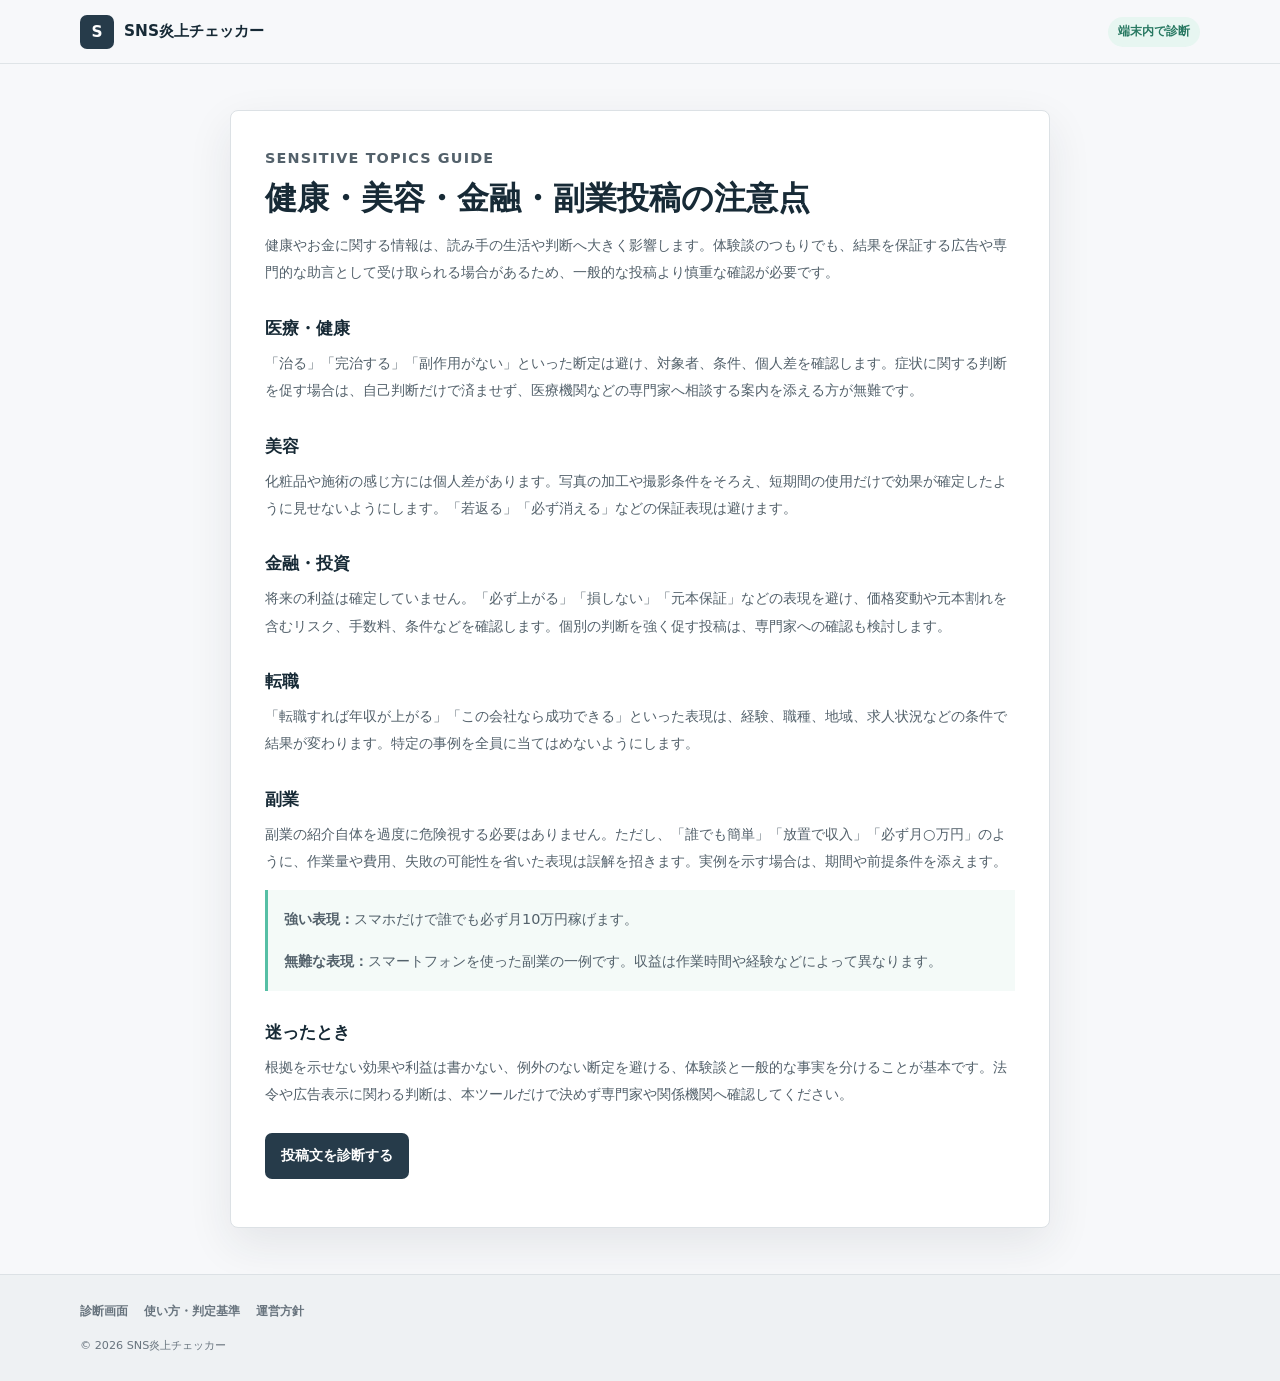
<file: sensitive-post-guide.html>
<!doctype html>
<html lang="ja">
  <head>
    <meta charset="UTF-8" />
    <meta name="viewport" content="width=device-width, initial-scale=1.0" />
    <meta name="google-adsense-account" content="ca-pub-4369756321135584" />
    <meta name="description" content="健康、美容、金融、転職、副業に関するSNS投稿で、効果や利益を保証する表現を避けるためのガイドです。" />
    <link rel="canonical" href="https://sns-risk-checker.pages.dev/sensitive-post-guide.html" />
    <title>健康・美容・金融・副業投稿の注意点 | SNS炎上チェッカー</title>
    <link rel="stylesheet" href="styles.css" />
    <link rel="icon" href="favicon.svg" type="image/svg+xml" />
    <script type="application/ld+json">
      {
        "@context": "https://schema.org",
        "@type": "Article",
        "headline": "健康・美容・金融・副業投稿の注意点",
        "datePublished": "2026-06-10",
        "dateModified": "2026-06-10",
        "inLanguage": "ja",
        "mainEntityOfPage": "https://sns-risk-checker.pages.dev/sensitive-post-guide.html",
        "publisher": {"@type": "Organization", "name": "SNS炎上チェッカー"}
      }
    </script>
    <script async src="https://pagead2.googlesyndication.com/pagead/js/adsbygoogle.js?client=ca-pub-4369756321135584" crossorigin="anonymous"></script>
  </head>
  <body>
    <header class="site-header">
      <a class="brand" href="index.html"><span class="brand-mark">S</span><span>SNS炎上チェッカー</span></a>
      <span class="privacy-badge">端末内で診断</span>
    </header>
    <main class="policy-main">
      <article class="policy-page">
        <p class="eyebrow">SENSITIVE TOPICS GUIDE</p>
        <h1>健康・美容・金融・副業投稿の注意点</h1>
        <p>
          健康やお金に関する情報は、読み手の生活や判断へ大きく影響します。体験談のつもりでも、結果を保証する広告や専門的な助言として受け取られる場合があるため、一般的な投稿より慎重な確認が必要です。
        </p>

        <h2>医療・健康</h2>
        <p>
          「治る」「完治する」「副作用がない」といった断定は避け、対象者、条件、個人差を確認します。症状に関する判断を促す場合は、自己判断だけで済ませず、医療機関などの専門家へ相談する案内を添える方が無難です。
        </p>

        <h2>美容</h2>
        <p>
          化粧品や施術の感じ方には個人差があります。写真の加工や撮影条件をそろえ、短期間の使用だけで効果が確定したように見せないようにします。「若返る」「必ず消える」などの保証表現は避けます。
        </p>

        <h2>金融・投資</h2>
        <p>
          将来の利益は確定していません。「必ず上がる」「損しない」「元本保証」などの表現を避け、価格変動や元本割れを含むリスク、手数料、条件などを確認します。個別の判断を強く促す投稿は、専門家への確認も検討します。
        </p>

        <h2>転職</h2>
        <p>
          「転職すれば年収が上がる」「この会社なら成功できる」といった表現は、経験、職種、地域、求人状況などの条件で結果が変わります。特定の事例を全員に当てはめないようにします。
        </p>

        <h2>副業</h2>
        <p>
          副業の紹介自体を過度に危険視する必要はありません。ただし、「誰でも簡単」「放置で収入」「必ず月○万円」のように、作業量や費用、失敗の可能性を省いた表現は誤解を招きます。実例を示す場合は、期間や前提条件を添えます。
        </p>

        <div class="example-box">
          <p><strong>強い表現：</strong>スマホだけで誰でも必ず月10万円稼げます。</p>
          <p><strong>無難な表現：</strong>スマートフォンを使った副業の一例です。収益は作業時間や経験などによって異なります。</p>
        </div>

        <h2>迷ったとき</h2>
        <p>
          根拠を示せない効果や利益は書かない、例外のない断定を避ける、体験談と一般的な事実を分けることが基本です。法令や広告表示に関わる判断は、本ツールだけで決めず専門家や関係機関へ確認してください。
        </p>

        <p><a class="contact-button" href="index.html">投稿文を診断する</a></p>
      </article>
    </main>
    <footer class="site-footer">
      <nav><a href="index.html">診断画面</a><a href="guide.html">使い方・判定基準</a><a href="about.html">運営方針</a></nav>
      <small>© 2026 SNS炎上チェッカー</small>
    </footer>
  </body>
</html>
</file>
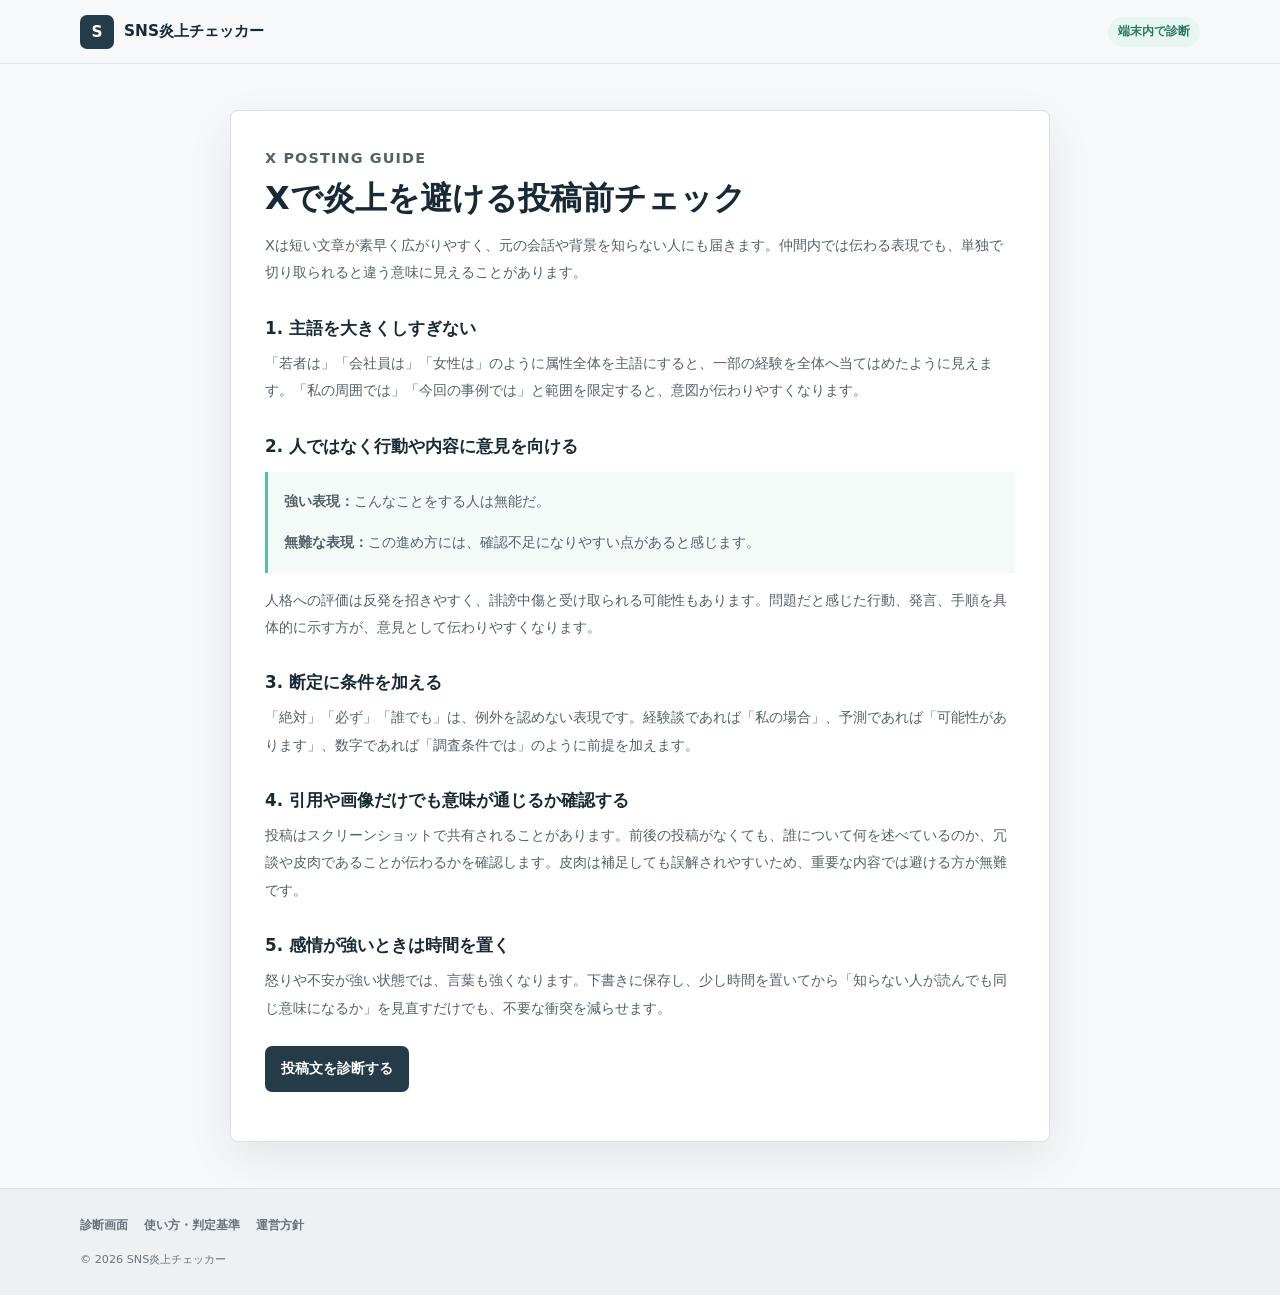
<file: x-risk-guide.html>
<!doctype html>
<html lang="ja">
  <head>
    <meta charset="UTF-8" />
    <meta name="viewport" content="width=device-width, initial-scale=1.0" />
    <meta name="google-adsense-account" content="ca-pub-4369756321135584" />
    <meta name="description" content="Xへの投稿前に確認したい、炎上や誤解を避けるための具体的なチェックポイントを紹介します。" />
    <link rel="canonical" href="https://sns-risk-checker.pages.dev/x-risk-guide.html" />
    <title>Xで炎上を避ける投稿前チェック | SNS炎上チェッカー</title>
    <link rel="stylesheet" href="styles.css" />
    <link rel="icon" href="favicon.svg" type="image/svg+xml" />
    <script type="application/ld+json">
      {
        "@context": "https://schema.org",
        "@type": "Article",
        "headline": "Xで炎上を避ける投稿前チェック",
        "datePublished": "2026-06-10",
        "dateModified": "2026-06-10",
        "inLanguage": "ja",
        "mainEntityOfPage": "https://sns-risk-checker.pages.dev/x-risk-guide.html",
        "publisher": {"@type": "Organization", "name": "SNS炎上チェッカー"}
      }
    </script>
    <script async src="https://pagead2.googlesyndication.com/pagead/js/adsbygoogle.js?client=ca-pub-4369756321135584" crossorigin="anonymous"></script>
  </head>
  <body>
    <header class="site-header">
      <a class="brand" href="index.html"><span class="brand-mark">S</span><span>SNS炎上チェッカー</span></a>
      <span class="privacy-badge">端末内で診断</span>
    </header>
    <main class="policy-main">
      <article class="policy-page">
        <p class="eyebrow">X POSTING GUIDE</p>
        <h1>Xで炎上を避ける投稿前チェック</h1>
        <p>
          Xは短い文章が素早く広がりやすく、元の会話や背景を知らない人にも届きます。仲間内では伝わる表現でも、単独で切り取られると違う意味に見えることがあります。
        </p>

        <h2>1. 主語を大きくしすぎない</h2>
        <p>
          「若者は」「会社員は」「女性は」のように属性全体を主語にすると、一部の経験を全体へ当てはめたように見えます。「私の周囲では」「今回の事例では」と範囲を限定すると、意図が伝わりやすくなります。
        </p>

        <h2>2. 人ではなく行動や内容に意見を向ける</h2>
        <div class="example-box">
          <p><strong>強い表現：</strong>こんなことをする人は無能だ。</p>
          <p><strong>無難な表現：</strong>この進め方には、確認不足になりやすい点があると感じます。</p>
        </div>
        <p>
          人格への評価は反発を招きやすく、誹謗中傷と受け取られる可能性もあります。問題だと感じた行動、発言、手順を具体的に示す方が、意見として伝わりやすくなります。
        </p>

        <h2>3. 断定に条件を加える</h2>
        <p>
          「絶対」「必ず」「誰でも」は、例外を認めない表現です。経験談であれば「私の場合」、予測であれば「可能性があります」、数字であれば「調査条件では」のように前提を加えます。
        </p>

        <h2>4. 引用や画像だけでも意味が通じるか確認する</h2>
        <p>
          投稿はスクリーンショットで共有されることがあります。前後の投稿がなくても、誰について何を述べているのか、冗談や皮肉であることが伝わるかを確認します。皮肉は補足しても誤解されやすいため、重要な内容では避ける方が無難です。
        </p>

        <h2>5. 感情が強いときは時間を置く</h2>
        <p>
          怒りや不安が強い状態では、言葉も強くなります。下書きに保存し、少し時間を置いてから「知らない人が読んでも同じ意味になるか」を見直すだけでも、不要な衝突を減らせます。
        </p>

        <p><a class="contact-button" href="index.html">投稿文を診断する</a></p>
      </article>
    </main>
    <footer class="site-footer">
      <nav><a href="index.html">診断画面</a><a href="guide.html">使い方・判定基準</a><a href="about.html">運営方針</a></nav>
      <small>© 2026 SNS炎上チェッカー</small>
    </footer>
  </body>
</html>
</file>
<file: styles.css>
:root {
  color-scheme: light;
  --bg: #f7f8fa;
  --surface: #ffffff;
  --ink: #1d252c;
  --muted: #68747e;
  --line: #dce1e5;
  --navy: #263b4a;
  --navy-2: #172a36;
  --mint: #56bfa5;
  --mint-soft: #e7f6f1;
  --amber: #d99b32;
  --amber-soft: #fff5df;
  --red: #d45f62;
  --red-soft: #fff0f0;
  --shadow: 0 16px 45px rgba(29, 45, 56, 0.09);
}

* {
  box-sizing: border-box;
}

html {
  scroll-behavior: smooth;
}

body {
  margin: 0;
  background: var(--bg);
  color: var(--ink);
  font-family: "Yu Gothic", "Hiragino Sans", Meiryo, system-ui, sans-serif;
}

button,
textarea,
select,
input {
  font: inherit;
}

button,
a {
  -webkit-tap-highlight-color: transparent;
}

a {
  color: inherit;
}

.site-header {
  position: sticky;
  top: 0;
  z-index: 20;
  display: flex;
  align-items: center;
  justify-content: space-between;
  min-height: 64px;
  padding: 10px max(20px, calc((100vw - 1120px) / 2));
  border-bottom: 1px solid rgba(220, 225, 229, 0.9);
  background: rgba(247, 248, 250, 0.94);
  backdrop-filter: blur(14px);
}

.brand {
  display: flex;
  align-items: center;
  gap: 10px;
  color: var(--navy-2);
  font-size: 0.96rem;
  font-weight: 900;
  text-decoration: none;
}

.brand-mark {
  display: grid;
  place-items: center;
  width: 34px;
  height: 34px;
  border-radius: 7px;
  background: var(--navy);
  color: #fff;
}

.privacy-badge,
.usage-count,
.overall-label {
  border-radius: 999px;
  font-size: 0.74rem;
  font-weight: 900;
}

.privacy-badge {
  padding: 7px 10px;
  background: var(--mint-soft);
  color: #277861;
}

main {
  width: min(1120px, calc(100% - 32px));
  margin: 0 auto;
}

.checker-frame-section {
  margin-bottom: 44px;
}

.frame-privacy-note {
  display: flex;
  align-items: center;
  justify-content: space-between;
  gap: 16px;
  padding: 13px 16px;
  border: 1px solid #bfe1d6;
  border-bottom: 0;
  border-radius: 8px 8px 0 0;
  background: var(--mint-soft);
  color: #276e5b;
}

.frame-privacy-note strong {
  font-size: 0.82rem;
}

.frame-privacy-note span {
  font-size: 0.72rem;
}

.checker-frame {
  display: block;
  width: 100%;
  height: 1450px;
  border: 1px solid var(--line);
  border-radius: 0 0 8px 8px;
  background: var(--bg);
}

.embedded-checker .site-header,
.embedded-checker .intro,
.embedded-checker .knowledge-section,
.embedded-checker .site-footer {
  display: none;
}

.embedded-checker main {
  width: min(1080px, calc(100% - 24px));
  padding-top: 18px;
}

.embedded-checker .notice-band {
  margin-bottom: 20px;
}

.intro {
  max-width: 670px;
  padding: 64px 0 34px;
}

.eyebrow {
  margin: 0 0 8px;
  color: #2e8b73;
  font-size: 0.72rem;
  font-weight: 900;
  letter-spacing: 0.08em;
}

h1,
h2,
h3,
p {
  margin-top: 0;
}

h1 {
  margin-bottom: 14px;
  color: var(--navy-2);
  font-size: clamp(2rem, 5vw, 3.35rem);
  line-height: 1.18;
  letter-spacing: 0;
}

.intro > p:last-child {
  margin-bottom: 0;
  color: var(--muted);
  font-size: 1rem;
  line-height: 1.8;
}

.checker-layout {
  display: grid;
  grid-template-columns: minmax(0, 1fr) 280px;
  gap: 22px;
  align-items: start;
}

.editor-panel,
.result-section,
.mini-guide,
.notice-band,
.policy-page {
  border: 1px solid var(--line);
  border-radius: 8px;
  background: var(--surface);
  box-shadow: var(--shadow);
}

.editor-panel {
  padding: 28px;
}

.panel-heading,
.result-heading,
.rewrite-heading,
.field-label-row {
  display: flex;
  align-items: center;
  justify-content: space-between;
  gap: 12px;
}

.panel-heading {
  margin-bottom: 26px;
}

.panel-heading > div {
  display: flex;
  align-items: center;
  gap: 10px;
}

.panel-heading h2,
.result-heading h2,
.rewrite-heading h3 {
  margin-bottom: 0;
  letter-spacing: 0;
}

.step-label {
  color: var(--mint);
  font-size: 0.8rem;
  font-weight: 900;
}

.usage-count {
  padding: 7px 10px;
  background: #eef1f3;
  color: var(--muted);
}

.field-group {
  display: grid;
  gap: 8px;
  margin-bottom: 20px;
}

.field-label,
.field-label-row {
  color: var(--navy-2);
  font-size: 0.85rem;
  font-weight: 900;
}

.field-label-row > span:last-child {
  color: var(--muted);
  font-size: 0.72rem;
}

.segmented-control {
  display: grid;
  grid-template-columns: repeat(2, 1fr);
  width: min(290px, 100%);
  padding: 3px;
  border: 1px solid var(--line);
  border-radius: 8px;
  background: #f1f3f5;
}

.segment {
  min-height: 42px;
  border: 0;
  border-radius: 6px;
  background: transparent;
  color: var(--muted);
  cursor: pointer;
  font-weight: 900;
}

.segment.active {
  background: var(--surface);
  color: var(--navy-2);
  box-shadow: 0 2px 8px rgba(34, 51, 62, 0.09);
}

select,
textarea {
  width: 100%;
  border: 1px solid var(--line);
  border-radius: 7px;
  background: #fff;
  color: var(--ink);
  outline: none;
}

select {
  min-height: 48px;
  padding: 0 13px;
}

textarea {
  min-height: 190px;
  padding: 14px;
  resize: vertical;
  line-height: 1.75;
}

select:focus,
textarea:focus {
  border-color: var(--mint);
  box-shadow: 0 0 0 3px rgba(86, 191, 165, 0.14);
}

textarea[aria-invalid="true"] {
  border-color: var(--red);
}

.character-count {
  justify-self: end;
  color: var(--muted);
  font-size: 0.75rem;
}

.ocr-area {
  display: grid;
  gap: 9px;
  margin-bottom: 20px;
}

.upload-zone {
  display: grid;
  place-items: center;
  min-height: 148px;
  padding: 20px;
  border: 1px dashed #aeb8bf;
  border-radius: 8px;
  background: #fafbfc;
  cursor: pointer;
  text-align: center;
}

.upload-zone input {
  position: absolute;
  width: 1px;
  height: 1px;
  opacity: 0;
}

.upload-icon {
  display: grid;
  place-items: center;
  width: 36px;
  height: 36px;
  margin-bottom: 7px;
  border-radius: 50%;
  background: var(--mint-soft);
  color: #277861;
  font-size: 1.3rem;
}

.upload-zone small {
  margin-top: 5px;
  color: var(--muted);
}

.image-preview-wrap {
  padding: 12px;
  border: 1px solid var(--line);
  border-radius: 8px;
}

.image-preview-wrap img {
  display: block;
  max-width: 100%;
  max-height: 330px;
  margin: 0 auto 12px;
  object-fit: contain;
}

.primary-button,
.secondary-button,
.icon-text-button {
  border: 0;
  border-radius: 7px;
  cursor: pointer;
  font-weight: 900;
}

.primary-button {
  width: 100%;
  min-height: 52px;
  background: var(--navy);
  color: #fff;
}

.primary-button:hover {
  background: var(--navy-2);
}

.secondary-button {
  width: 100%;
  min-height: 46px;
  background: var(--mint-soft);
  color: #236c58;
}

.secondary-button:disabled {
  cursor: wait;
  opacity: 0.6;
}

.local-note,
.status-text {
  margin: 9px 0 0;
  color: var(--muted);
  font-size: 0.75rem;
  line-height: 1.6;
  text-align: center;
}

.side-column {
  display: grid;
  gap: 18px;
}

.ad-slot {
  display: grid;
  place-items: center;
  min-height: 220px;
  padding: 18px;
  border: 1px solid var(--line);
  background: #f0f2f4;
  color: #8a949b;
  text-align: center;
}

.ad-slot span {
  padding: 3px 6px;
  border: 1px solid #b8c0c5;
  font-size: 0.65rem;
}

.ad-slot p {
  margin: 8px 0 0;
  font-size: 0.78rem;
}

.mini-guide {
  padding: 20px;
}

.mini-guide strong {
  color: var(--navy-2);
}

.mini-guide ul {
  display: grid;
  gap: 10px;
  margin: 14px 0 0;
  padding-left: 20px;
  color: var(--muted);
  font-size: 0.82rem;
  line-height: 1.5;
}

.result-section {
  margin-top: 28px;
  padding: 28px;
  scroll-margin-top: 80px;
}

.result-heading {
  margin-bottom: 20px;
}

.overall-label {
  padding: 8px 12px;
}

.overall-label.low {
  background: var(--mint-soft);
  color: #277861;
}

.overall-label.medium {
  background: var(--amber-soft);
  color: #90620f;
}

.overall-label.high {
  background: var(--red-soft);
  color: #a13e42;
}

.score-grid {
  display: grid;
  grid-template-columns: repeat(5, 1fr);
  gap: 10px;
  margin-bottom: 24px;
}

.score-card {
  min-width: 0;
  padding: 14px;
  border: 1px solid var(--line);
  border-radius: 7px;
}

.score-card span {
  display: block;
  min-height: 36px;
  color: var(--muted);
  font-size: 0.74rem;
  font-weight: 900;
}

.score-card strong {
  display: block;
  margin-bottom: 8px;
  font-size: 1.65rem;
}

.score-bar {
  height: 6px;
  overflow: hidden;
  border-radius: 99px;
  background: #e8ecef;
}

.score-bar i {
  display: block;
  height: 100%;
}

.score-card.safe i {
  background: var(--mint);
}

.score-card.caution i {
  background: var(--amber);
}

.score-card.danger i {
  background: var(--red);
}

.result-columns {
  display: grid;
  grid-template-columns: 1fr 1fr;
  gap: 18px;
}

.result-block {
  padding: 20px;
  border: 1px solid var(--line);
  border-radius: 7px;
  background: #fbfcfc;
}

.result-block h3 {
  margin-bottom: 15px;
  font-size: 1rem;
}

.findings-list {
  display: grid;
  gap: 10px;
}

.finding {
  padding-left: 12px;
  border-left: 3px solid var(--amber);
}

.finding strong {
  font-size: 0.87rem;
}

.finding p {
  margin: 5px 0 0;
  color: var(--muted);
  font-size: 0.8rem;
  line-height: 1.65;
}

.rewrite-block textarea {
  min-height: 170px;
}

.rewrite-block > p {
  margin: 8px 0 0;
  color: var(--muted);
  font-size: 0.72rem;
}

.icon-text-button {
  min-height: 34px;
  padding: 0 11px;
  background: var(--mint-soft);
  color: #236c58;
  font-size: 0.75rem;
}

.ad-slot-wide {
  min-height: 110px;
  margin-top: 28px;
}

.notice-band {
  margin: 28px 0 50px;
  padding: 22px;
  box-shadow: none;
}

.knowledge-section {
  margin: 0 0 54px;
}

.knowledge-heading {
  margin-bottom: 16px;
}

.knowledge-heading h2 {
  margin-bottom: 0;
  color: var(--navy-2);
  font-size: 1.35rem;
}

.article-grid {
  display: grid;
  grid-template-columns: repeat(3, 1fr);
  gap: 14px;
}

.article-card {
  display: block;
  min-height: 190px;
  padding: 20px;
  border: 1px solid var(--line);
  border-radius: 8px;
  background: var(--surface);
  box-shadow: 0 10px 30px rgba(29, 45, 56, 0.06);
  text-decoration: none;
}

.article-card:hover {
  border-color: #9fcfbe;
}

.article-card span {
  display: inline-block;
  margin-bottom: 18px;
  color: #2c8069;
  font-size: 0.72rem;
  font-weight: 900;
}

.article-card strong {
  display: block;
  color: var(--navy-2);
  line-height: 1.55;
}

.article-card p {
  margin: 9px 0 0;
  color: var(--muted);
  font-size: 0.8rem;
  line-height: 1.7;
}

.notice-band p {
  margin: 7px 0 0;
  color: var(--muted);
  font-size: 0.82rem;
  line-height: 1.75;
}

.text-link {
  display: inline-block;
  margin-top: 12px;
  color: #26755f;
  font-size: 0.8rem;
  font-weight: 900;
}

.site-footer {
  padding: 28px max(20px, calc((100vw - 1120px) / 2));
  border-top: 1px solid var(--line);
  background: #eef1f3;
  color: var(--muted);
}

.site-footer nav {
  display: flex;
  flex-wrap: wrap;
  gap: 16px;
  margin-bottom: 14px;
}

.site-footer a {
  font-size: 0.78rem;
  font-weight: 800;
  text-decoration: none;
}

.site-footer a:hover {
  color: var(--navy);
  text-decoration: underline;
}

.site-footer small {
  font-size: 0.7rem;
}

dialog {
  width: min(390px, calc(100% - 32px));
  padding: 0;
  border: 0;
  border-radius: 8px;
  box-shadow: 0 25px 80px rgba(24, 39, 48, 0.28);
}

dialog::backdrop {
  background: rgba(18, 30, 38, 0.55);
}

.dialog-content {
  padding: 26px;
}

.dialog-content p {
  margin: 10px 0 20px;
  color: var(--muted);
  line-height: 1.7;
}

.policy-main {
  min-height: calc(100vh - 180px);
}

.policy-page {
  max-width: 820px;
  margin: 46px auto;
  padding: 34px;
}

.policy-page h1 {
  font-size: 2rem;
}

.policy-page h2 {
  margin: 30px 0 10px;
  color: var(--navy-2);
  font-size: 1.05rem;
}

.policy-page p,
.policy-page li {
  color: #53616b;
  font-size: 0.9rem;
  line-height: 1.9;
}

.policy-page .updated {
  color: var(--muted);
  font-size: 0.76rem;
}

.policy-page .example-box {
  margin: 14px 0;
  padding: 16px;
  border-left: 3px solid var(--mint);
  background: #f4faf8;
}

.policy-page .example-box p:last-child {
  margin-bottom: 0;
}

.contact-button {
  display: inline-flex;
  align-items: center;
  min-height: 46px;
  margin-top: 10px;
  padding: 0 16px;
  border-radius: 7px;
  background: var(--navy);
  color: #fff;
  font-size: 0.85rem;
  font-weight: 900;
  text-decoration: none;
}

@media (max-width: 760px) {
  .site-header {
    min-height: 58px;
    padding: 9px 16px;
  }

  .brand {
    font-size: 0.88rem;
  }

  .privacy-badge {
    font-size: 0.65rem;
  }

  main {
    width: min(100% - 24px, 620px);
  }

  .intro {
    padding: 38px 2px 24px;
  }

  .frame-privacy-note {
    display: grid;
    gap: 4px;
  }

  h1 {
    font-size: 2.15rem;
  }

  .checker-layout,
  .result-columns,
  .article-grid {
    grid-template-columns: 1fr;
  }

  .side-column {
    order: 2;
  }

  .editor-panel,
  .result-section {
    padding: 20px;
  }

  .score-grid {
    grid-template-columns: repeat(2, 1fr);
  }

  .score-card:last-child {
    grid-column: span 2;
  }

  .ad-slot {
    min-height: 100px;
  }

  .policy-page {
    margin: 24px auto;
    padding: 24px 20px;
  }
}

@media (min-width: 900px) {
  .ocr-area {
    display: none;
  }
}
</file>
